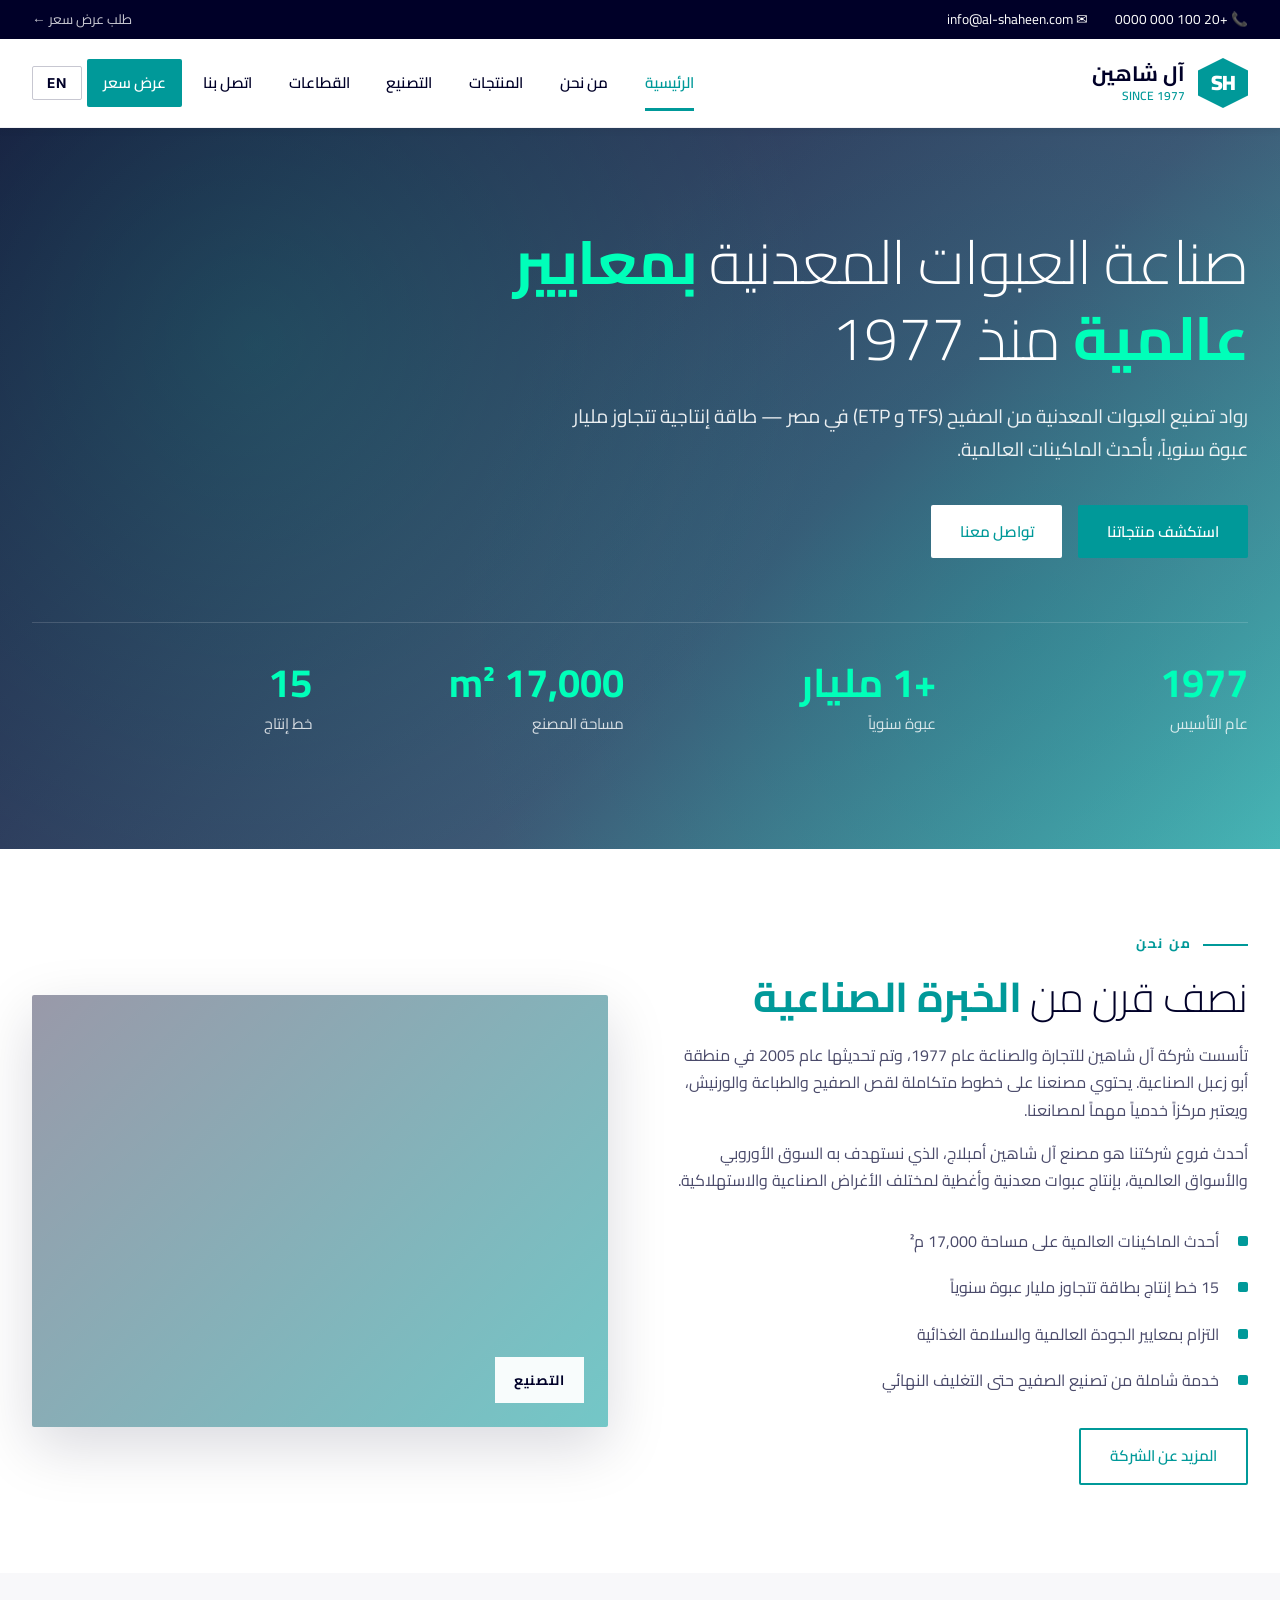
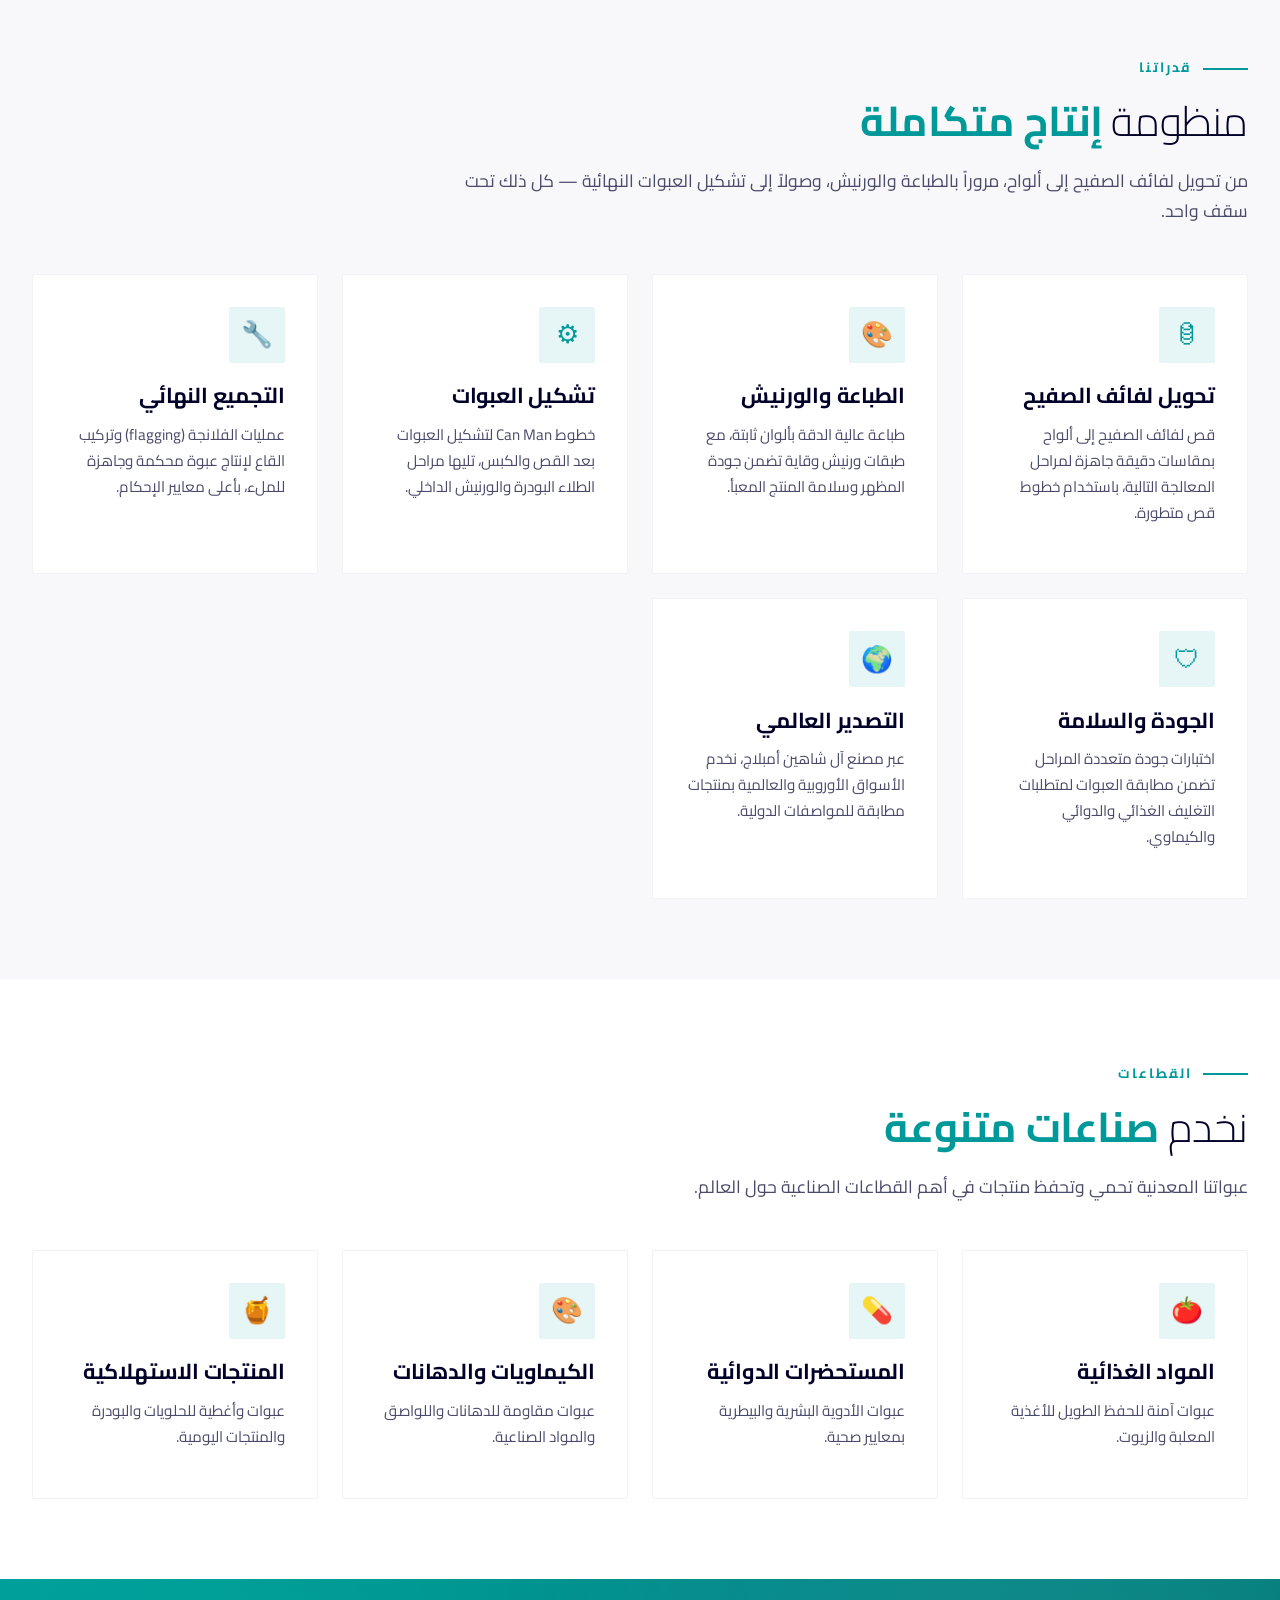
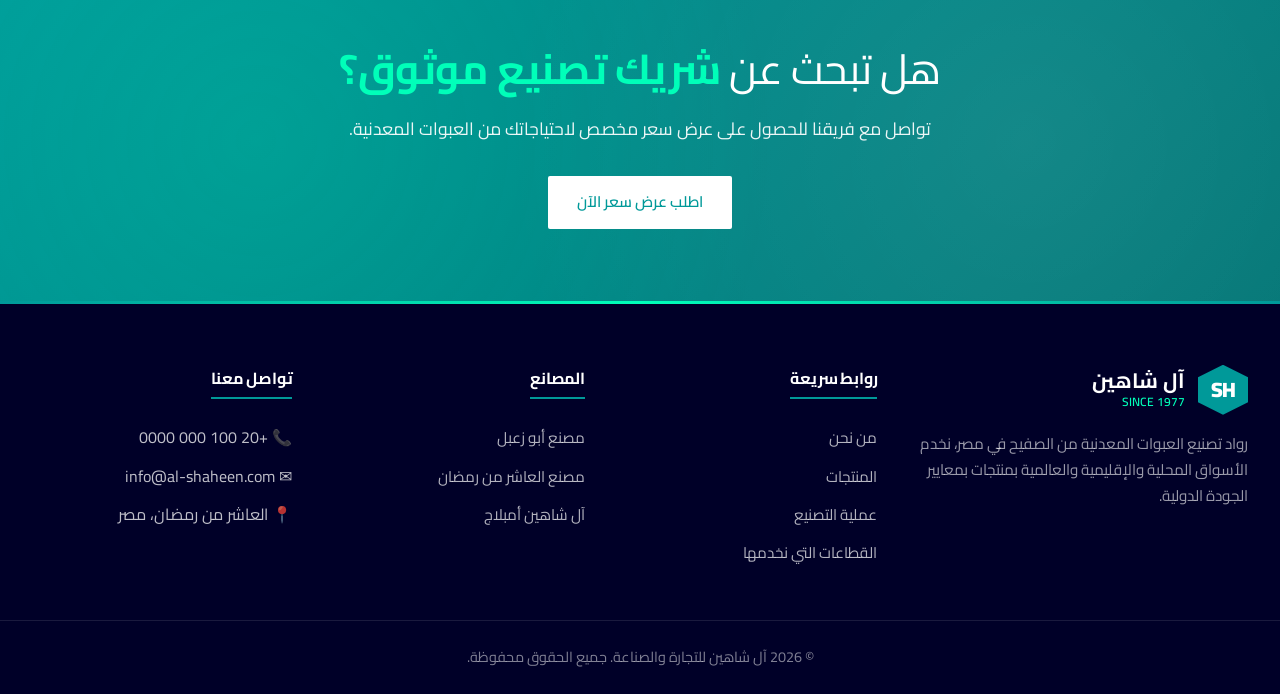
<file: index.html>
<!DOCTYPE html>
<html lang="ar" dir="rtl">
<head>
<meta charset="UTF-8">
<meta name="viewport" content="width=device-width, initial-scale=1.0">
<title data-ar="آل شاهين | تصنيع العبوات المعدنية منذ 1977" data-en="Al-Shaheen | Metal Container Manufacturing since 1977">آل شاهين | تصنيع العبوات المعدنية منذ 1977</title>
<meta name="description"
  data-ar="شركة آل شاهين للتجارة والصناعة — رواد تصنيع العبوات المعدنية من الصفيح (TFS و ETP) للمواد الغذائية والدوائية والكيماوية منذ 1977."
  data-en="Al-Shaheen Trading & Industry — leading manufacturer of tinplate (TFS & ETP) metal containers for food, pharma and chemical industries since 1977."
  content="شركة آل شاهين للتجارة والصناعة — رواد تصنيع العبوات المعدنية من الصفيح (TFS و ETP) للمواد الغذائية والدوائية والكيماوية منذ 1977.">
<link rel="preconnect" href="https://fonts.googleapis.com">
<link rel="preconnect" href="https://fonts.gstatic.com" crossorigin>
<link href="https://fonts.googleapis.com/css2?family=Cairo:wght@300;400;600;700;800;900&family=Inter:wght@300;400;600;700;800&display=swap" rel="stylesheet">
<link rel="stylesheet" href="assets/css/style.css">
</head>
<body>

<!-- TOP BAR -->
<div class="topbar">
  <div class="container">
    <div class="info">
      <span>📞 +20 100 000 0000</span>
      <span>✉ info@al-shaheen.com</span>
    </div>
    <div><a href="contact.html" data-en="Request a Quote →">طلب عرض سعر ←</a></div>
  </div>
</div>

<!-- HEADER -->
<header class="header">
  <div class="container">
    <a href="index.html" class="logo">
      <span class="logo-mark">SH</span>
      <span class="logo-text">
        <span class="name" data-en="AL-SHAHEEN">آل شاهين</span>
        <span class="since">SINCE 1977</span>
      </span>
    </a>
    <button class="menu-toggle" aria-label="Menu">☰</button>
    <nav class="nav">
      <a href="index.html" class="active" data-en="Home">الرئيسية</a>
      <a href="about.html" data-en="About">من نحن</a>
      <a href="products.html" data-en="Products">المنتجات</a>
      <a href="process.html" data-en="Process">التصنيع</a>
      <a href="industries.html" data-en="Industries">القطاعات</a>
      <a href="contact.html" data-en="Contact">اتصل بنا</a>
      <a href="contact.html" class="btn" data-en="Get a Quote">عرض سعر</a>
      <button class="lang-toggle" type="button" aria-label="Switch language">EN</button>
    </nav>
  </div>
</header>

<!-- HERO -->
<section class="hero">
  <div class="container">
    <h1 data-en='Manufacturing metal containers <strong>to world standards</strong> since 1977'>صناعة العبوات المعدنية <strong>بمعايير عالمية</strong> منذ 1977</h1>
    <p data-en="Pioneers of tinplate (TFS & ETP) metal container manufacturing in Egypt — a production capacity of over 1 billion containers per year, powered by the latest international machinery.">رواد تصنيع العبوات المعدنية من الصفيح (TFS و ETP) في مصر — طاقة إنتاجية تتجاوز مليار عبوة سنوياً، بأحدث الماكينات العالمية.</p>
    <div class="hero-cta">
      <a href="products.html" class="btn" data-en="Explore Our Products">استكشف منتجاتنا</a>
      <a href="contact.html" class="btn btn-light" data-en="Contact Us">تواصل معنا</a>
    </div>
    <div class="hero-meta">
      <div><span class="num">1977</span><span class="lbl" data-en="Year founded">عام التأسيس</span></div>
      <div><span class="num" data-en="1B+">+1 مليار</span><span class="lbl" data-en="Containers per year">عبوة سنوياً</span></div>
      <div><span class="num">17,000 m²</span><span class="lbl" data-en="Factory area">مساحة المصنع</span></div>
      <div><span class="num">15</span><span class="lbl" data-en="Production lines">خط إنتاج</span></div>
    </div>
  </div>
</section>

<!-- ABOUT INTRO -->
<section>
  <div class="container split">
    <div>
      <span class="section-tag" data-en="About Us">من نحن</span>
      <h2 data-en='Half a century of <strong>industrial expertise</strong>'>نصف قرن من <strong>الخبرة الصناعية</strong></h2>
      <p data-en="Al-Shaheen Trading & Industry was founded in 1977 and modernized in 2005 in the Abu Zaabal industrial zone. Our facility houses integrated lines for tin sheet cutting, printing and varnishing, and serves as a vital service hub for our other plants.">تأسست شركة آل شاهين للتجارة والصناعة عام 1977، وتم تحديثها عام 2005 في منطقة أبو زعبل الصناعية. يحتوي مصنعنا على خطوط متكاملة لقص الصفيح والطباعة والورنيش، ويعتبر مركزاً خدمياً مهماً لمصانعنا.</p>
      <p data-en="Our newest branch is the Al-Shaheen Emballage plant, with which we target the European and global markets — producing metal containers and lids for a wide variety of industrial and consumer applications.">أحدث فروع شركتنا هو مصنع آل شاهين أمبلاج، الذي نستهدف به السوق الأوروبي والأسواق العالمية، بإنتاج عبوات معدنية وأغطية لمختلف الأغراض الصناعية والاستهلاكية.</p>
      <ul class="bullets">
        <li data-en="Latest international machinery across 17,000 m²">أحدث الماكينات العالمية على مساحة 17,000 م²</li>
        <li data-en="15 production lines, capacity exceeding 1 billion containers per year">15 خط إنتاج بطاقة تتجاوز مليار عبوة سنوياً</li>
        <li data-en="Commitment to international quality and food-safety standards">التزام بمعايير الجودة العالمية والسلامة الغذائية</li>
        <li data-en="End-to-end service from tin sheet processing to final packaging">خدمة شاملة من تصنيع الصفيح حتى التغليف النهائي</li>
      </ul>
      <a href="about.html" class="btn btn-outline" data-en="More about the company">المزيد عن الشركة</a>
    </div>
    <div class="split-img has-photo" style="background-image:url('https://images.unsplash.com/photo-1565043666747-69f6646db940?auto=format&amp;fit=crop&amp;w=1000&amp;q=80')">
      <span class="badge" data-en="Manufacturing">التصنيع</span>
    </div>
  </div>
</section>

<!-- CAPABILITIES -->
<section class="bg-light">
  <div class="container">
    <div class="section-head">
      <span class="section-tag" data-en="Our Capabilities">قدراتنا</span>
      <h2 data-en='An <strong>end-to-end production system</strong>'>منظومة <strong>إنتاج متكاملة</strong></h2>
      <p data-en="From converting tin coils into sheets, through printing and varnishing, all the way to forming the final container — all under one roof.">من تحويل لفائف الصفيح إلى ألواح، مروراً بالطباعة والورنيش، وصولاً إلى تشكيل العبوات النهائية — كل ذلك تحت سقف واحد.</p>
    </div>
    <div class="grid grid-3">
      <div class="card">
        <div class="ico">🛢</div>
        <h3 data-en="Tin Coil Conversion">تحويل لفائف الصفيح</h3>
        <p data-en="Cutting tin coils into precisely-sized sheets ready for downstream processing, using advanced cutting lines.">قص لفائف الصفيح إلى ألواح بمقاسات دقيقة جاهزة لمراحل المعالجة التالية، باستخدام خطوط قص متطورة.</p>
      </div>
      <div class="card">
        <div class="ico">🎨</div>
        <h3 data-en="Printing & Varnishing">الطباعة والورنيش</h3>
        <p data-en="High-precision printing with stable, fast colors, plus protective varnish coats that secure both appearance and product safety.">طباعة عالية الدقة بألوان ثابتة، مع طبقات ورنيش وقاية تضمن جودة المظهر وسلامة المنتج المعبأ.</p>
      </div>
      <div class="card">
        <div class="ico">⚙</div>
        <h3 data-en="Container Forming">تشكيل العبوات</h3>
        <p data-en="Can-Man lines shape containers after cutting and pressing, followed by powder coating and interior varnish stages.">خطوط Can Man لتشكيل العبوات بعد القص والكبس، تليها مراحل الطلاء البودرة والورنيش الداخلي.</p>
      </div>
      <div class="card">
        <div class="ico">🔧</div>
        <h3 data-en="Final Assembly">التجميع النهائي</h3>
        <p data-en="Flanging operations and bottom fitting produce a sealed container ready for filling, to the highest tightness standards.">عمليات الفلانجة (flagging) وتركيب القاع لإنتاج عبوة محكمة وجاهزة للملء، بأعلى معايير الإحكام.</p>
      </div>
      <div class="card">
        <div class="ico">🛡</div>
        <h3 data-en="Quality & Safety">الجودة والسلامة</h3>
        <p data-en="Multi-stage quality testing ensures containers meet the requirements of food, pharmaceutical and chemical packaging.">اختبارات جودة متعددة المراحل تضمن مطابقة العبوات لمتطلبات التغليف الغذائي والدوائي والكيماوي.</p>
      </div>
      <div class="card">
        <div class="ico">🌍</div>
        <h3 data-en="Global Export">التصدير العالمي</h3>
        <p data-en="Through our Al-Shaheen Emballage plant we serve the European and global markets with products meeting international specifications.">عبر مصنع آل شاهين أمبلاج، نخدم الأسواق الأوروبية والعالمية بمنتجات مطابقة للمواصفات الدولية.</p>
      </div>
    </div>
  </div>
</section>

<!-- INDUSTRIES -->
<section>
  <div class="container">
    <div class="section-head">
      <span class="section-tag" data-en="Industries">القطاعات</span>
      <h2 data-en='Serving <strong>diverse industries</strong>'>نخدم <strong>صناعات متنوعة</strong></h2>
      <p data-en="Our metal containers protect and preserve products in some of the most important industrial sectors around the world.">عبواتنا المعدنية تحمي وتحفظ منتجات في أهم القطاعات الصناعية حول العالم.</p>
    </div>
    <div class="grid grid-4">
      <div class="card"><div class="ico">🍅</div><h3 data-en="Food Products">المواد الغذائية</h3><p data-en="Safe containers for the long-term preservation of canned foods and edible oils.">عبوات آمنة للحفظ الطويل للأغذية المعلبة والزيوت.</p></div>
      <div class="card"><div class="ico">💊</div><h3 data-en="Pharmaceuticals">المستحضرات الدوائية</h3><p data-en="Containers for human and veterinary medicines, built to strict hygiene standards.">عبوات الأدوية البشرية والبيطرية بمعايير صحية.</p></div>
      <div class="card"><div class="ico">🎨</div><h3 data-en="Chemicals & Paints">الكيماويات والدهانات</h3><p data-en="Resistant containers for paints, adhesives and industrial chemicals.">عبوات مقاومة للدهانات واللواصق والمواد الصناعية.</p></div>
      <div class="card"><div class="ico">🍯</div><h3 data-en="Consumer Products">المنتجات الاستهلاكية</h3><p data-en="Containers and lids for sweets, powders and everyday products.">عبوات وأغطية للحلويات والبودرة والمنتجات اليومية.</p></div>
    </div>
  </div>
</section>

<!-- CTA -->
<section class="cta-strip">
  <div class="container">
    <h2 data-en='Looking for a <strong>trusted manufacturing partner?</strong>'>هل تبحث عن <strong>شريك تصنيع موثوق؟</strong></h2>
    <p data-en="Get in touch with our team for a tailored quote on your metal container needs.">تواصل مع فريقنا للحصول على عرض سعر مخصص لاحتياجاتك من العبوات المعدنية.</p>
    <a href="contact.html" class="btn btn-light" data-en="Request a quote now">اطلب عرض سعر الآن</a>
  </div>
</section>

<!-- FOOTER -->
<footer class="footer">
  <div class="container">
    <div class="grid">
      <div>
        <a href="index.html" class="logo">
          <span class="logo-mark">SH</span>
          <span class="logo-text">
            <span class="name" data-en="AL-SHAHEEN">آل شاهين</span>
            <span class="since">SINCE 1977</span>
          </span>
        </a>
        <p style="margin-top:1rem" data-en="Pioneers of tinplate metal container manufacturing in Egypt, serving local, regional and global markets with products built to international quality standards.">رواد تصنيع العبوات المعدنية من الصفيح في مصر، نخدم الأسواق المحلية والإقليمية والعالمية بمنتجات بمعايير الجودة الدولية.</p>
      </div>
      <div>
        <h4 data-en="Quick Links">روابط سريعة</h4>
        <ul>
          <li><a href="about.html" data-en="About Us">من نحن</a></li>
          <li><a href="products.html" data-en="Products">المنتجات</a></li>
          <li><a href="process.html" data-en="Manufacturing Process">عملية التصنيع</a></li>
          <li><a href="industries.html" data-en="Industries Served">القطاعات التي نخدمها</a></li>
        </ul>
      </div>
      <div>
        <h4 data-en="Plants">المصانع</h4>
        <ul>
          <li><a href="#" data-en="Abu Zaabal Plant">مصنع أبو زعبل</a></li>
          <li><a href="#" data-en="10th of Ramadan Plant">مصنع العاشر من رمضان</a></li>
          <li><a href="#" data-en="Al-Shaheen Emballage">آل شاهين أمبلاج</a></li>
        </ul>
      </div>
      <div>
        <h4 data-en="Contact">تواصل معنا</h4>
        <ul>
          <li>📞 +20 100 000 0000</li>
          <li>✉ info@al-shaheen.com</li>
          <li data-en="📍 10th of Ramadan, Egypt">📍 العاشر من رمضان، مصر</li>
        </ul>
      </div>
    </div>
  </div>
  <div class="copyright">
    <div class="container" data-en="© 2026 Al-Shaheen Trading & Industry. All rights reserved.">© 2026 آل شاهين للتجارة والصناعة. جميع الحقوق محفوظة.</div>
  </div>
</footer>

<script src="assets/js/main.js"></script>
</body>
</html>
</file>
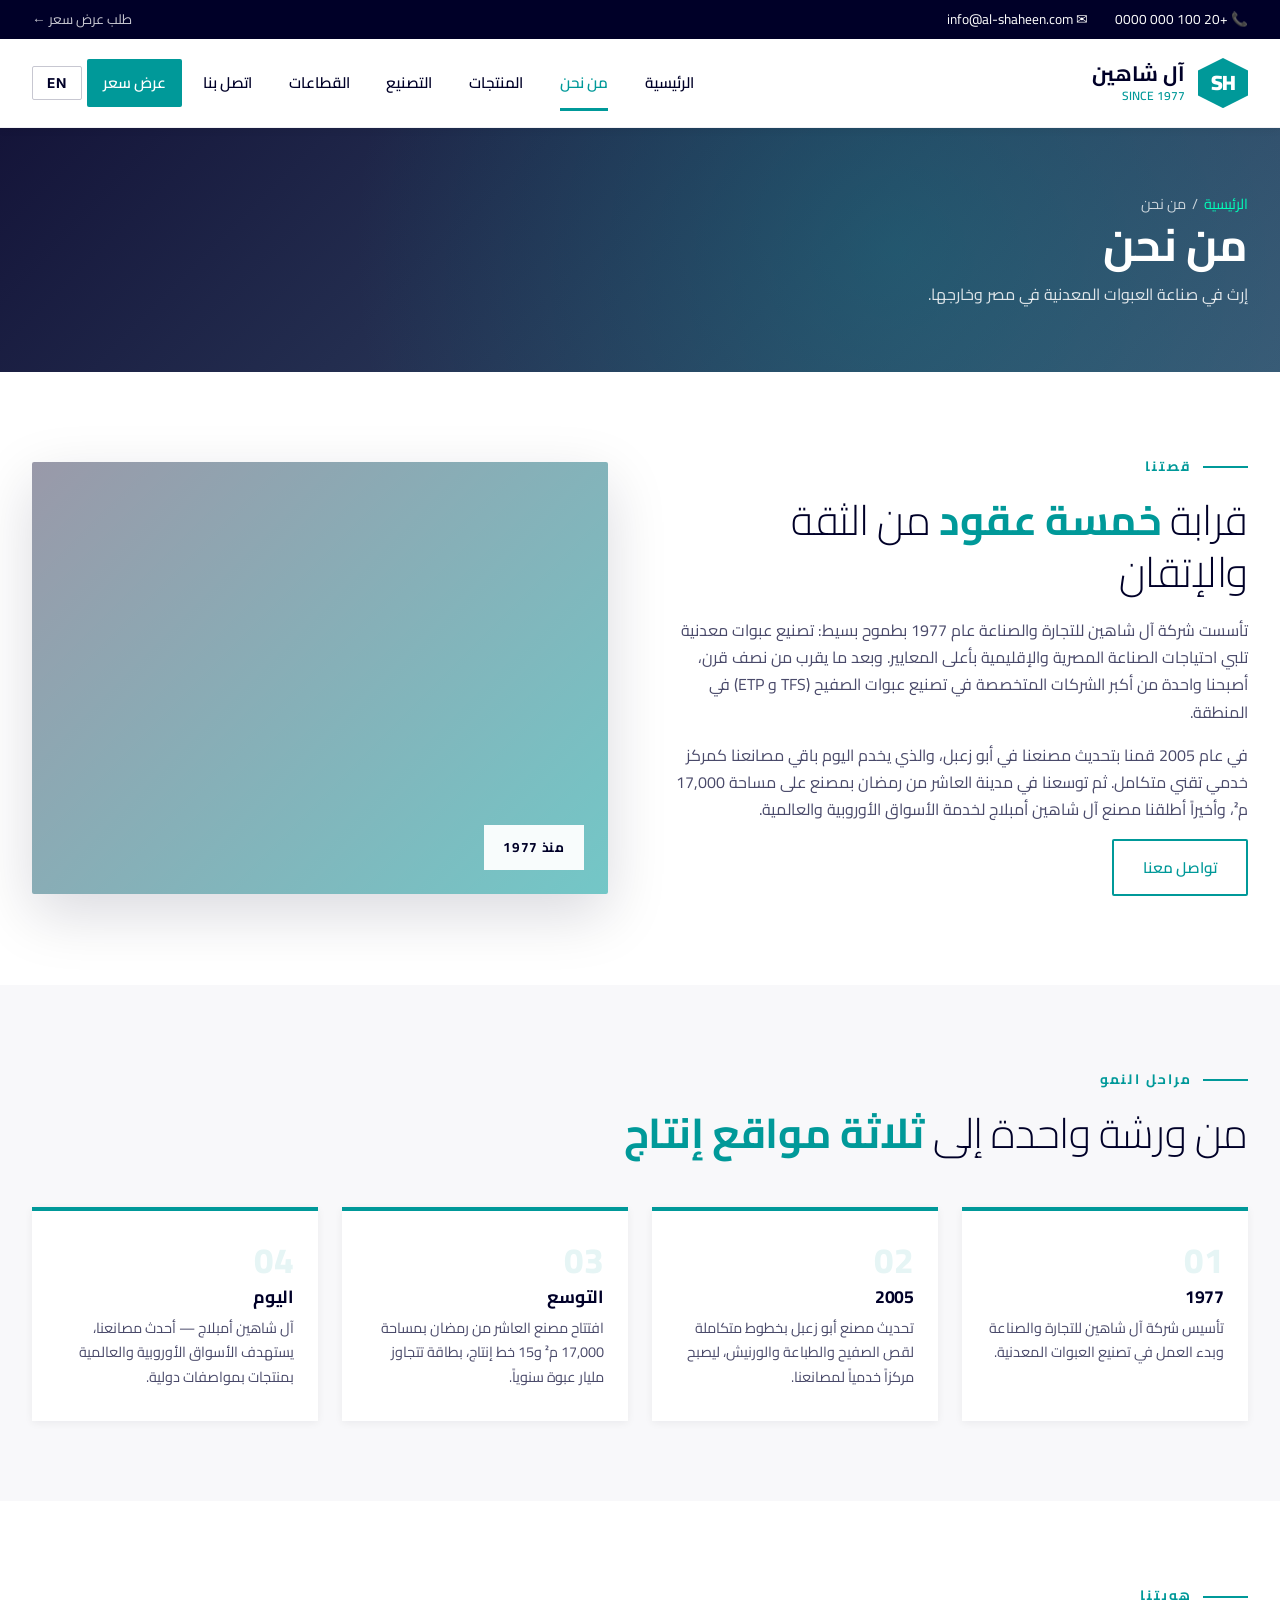
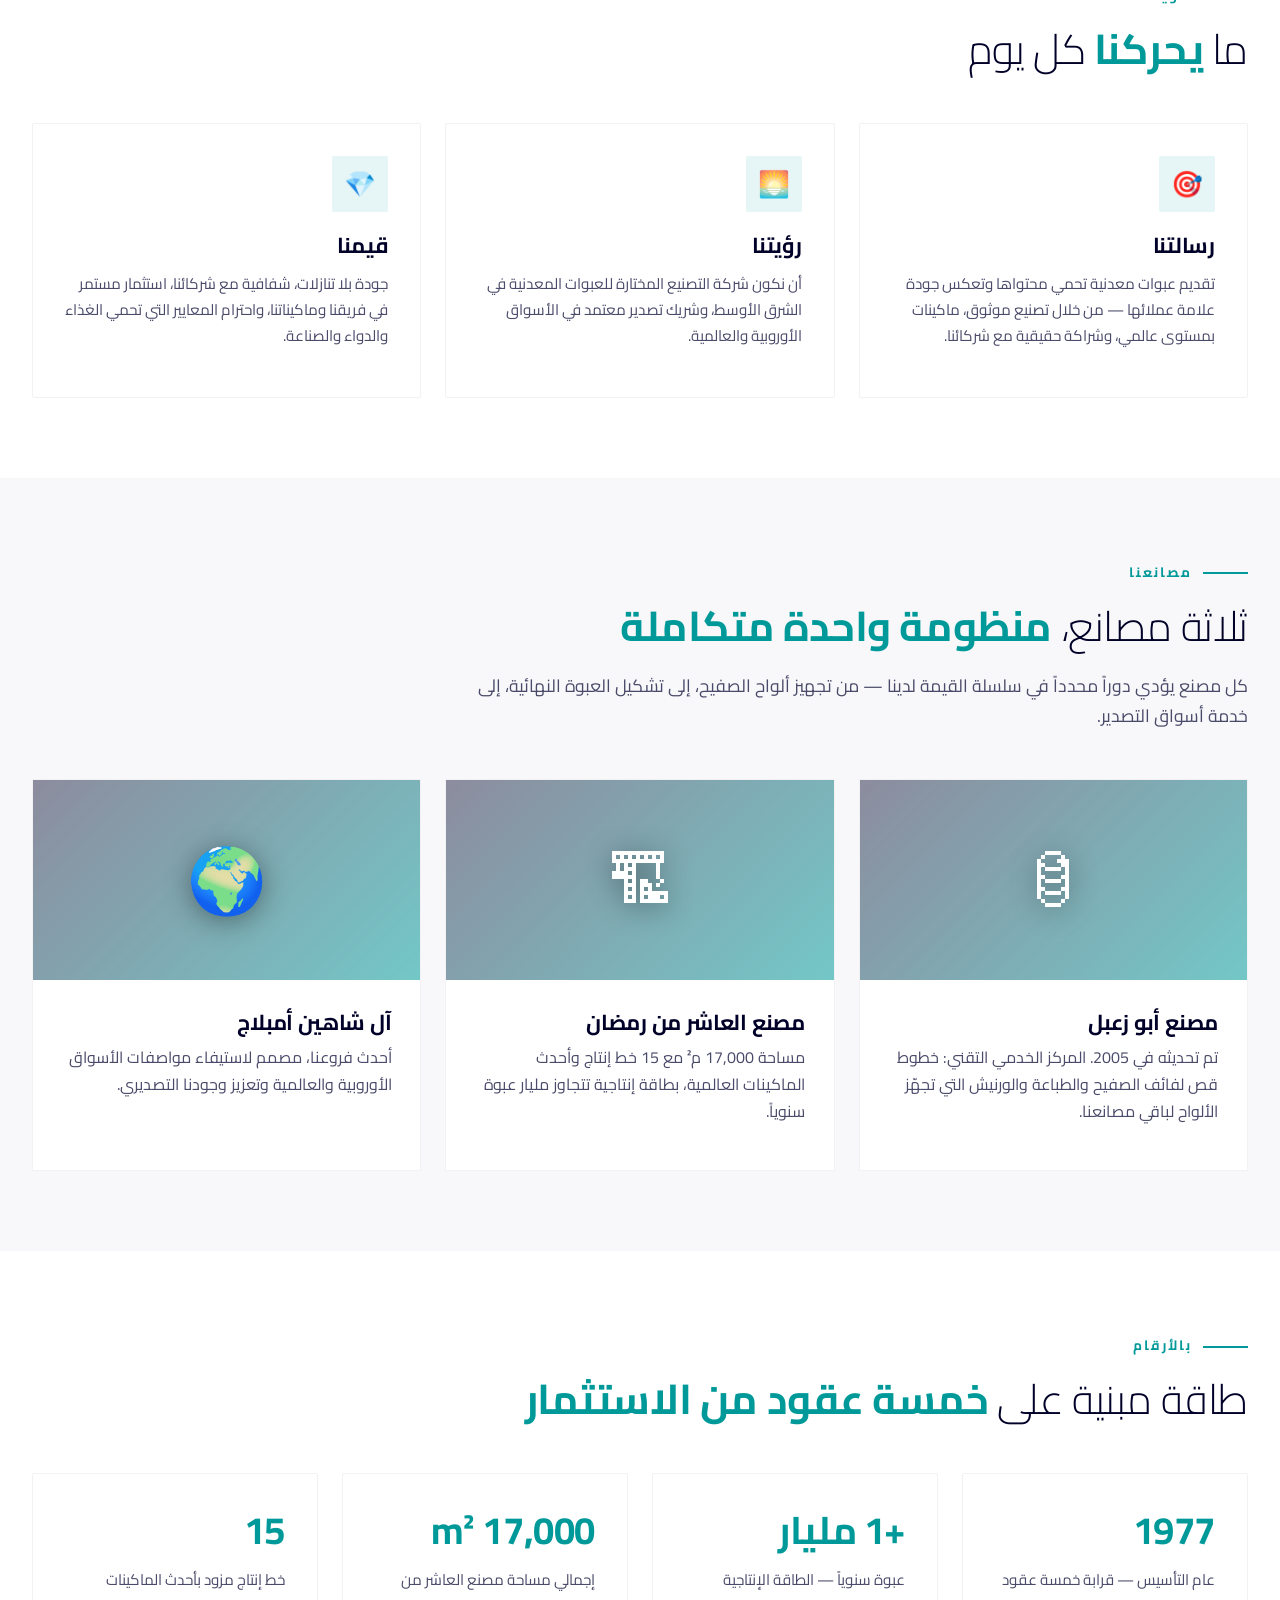
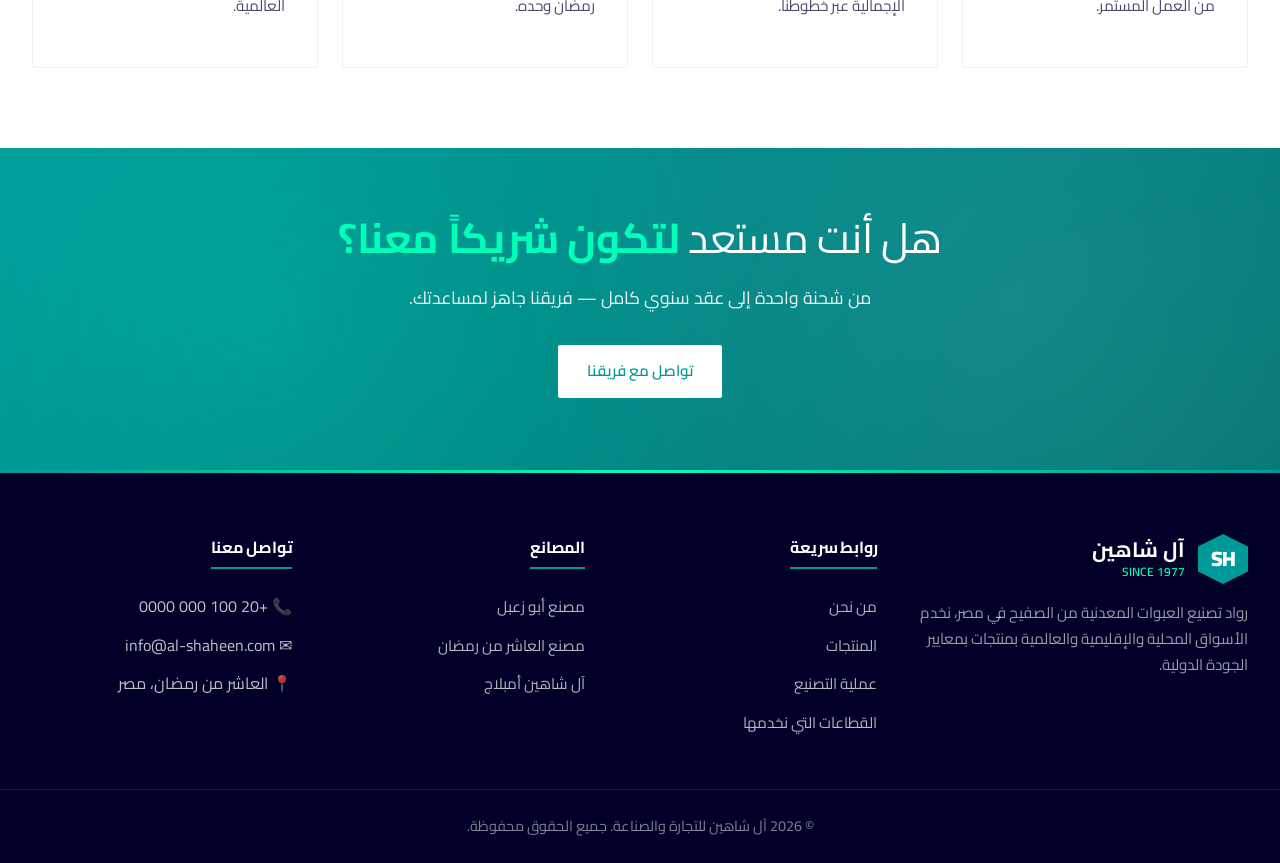
<file: about.html>
<!DOCTYPE html>
<html lang="ar" dir="rtl">
<head>
<meta charset="UTF-8">
<meta name="viewport" content="width=device-width, initial-scale=1.0">
<title data-ar="من نحن | آل شاهين" data-en="About Us | Al-Shaheen">من نحن | آل شاهين</title>
<meta name="description"
  data-ar="تعرّف على شركة آل شاهين للتجارة والصناعة، رحلتنا منذ 1977، مصانعنا الثلاثة، وقيمنا في تصنيع العبوات المعدنية."
  data-en="Discover Al-Shaheen Trading & Industry — our journey since 1977, our three plants, and our values in metal container manufacturing."
  content="تعرّف على شركة آل شاهين للتجارة والصناعة، رحلتنا منذ 1977، مصانعنا الثلاثة، وقيمنا في تصنيع العبوات المعدنية.">
<link rel="preconnect" href="https://fonts.googleapis.com">
<link rel="preconnect" href="https://fonts.gstatic.com" crossorigin>
<link href="https://fonts.googleapis.com/css2?family=Cairo:wght@300;400;600;700;800;900&family=Inter:wght@300;400;600;700;800&display=swap" rel="stylesheet">
<link rel="stylesheet" href="assets/css/style.css">
</head>
<body>

<!-- TOP BAR -->
<div class="topbar">
  <div class="container">
    <div class="info">
      <span>📞 +20 100 000 0000</span>
      <span>✉ info@al-shaheen.com</span>
    </div>
    <div><a href="contact.html" data-en="Request a Quote →">طلب عرض سعر ←</a></div>
  </div>
</div>

<!-- HEADER -->
<header class="header">
  <div class="container">
    <a href="index.html" class="logo">
      <span class="logo-mark">SH</span>
      <span class="logo-text">
        <span class="name" data-en="AL-SHAHEEN">آل شاهين</span>
        <span class="since">SINCE 1977</span>
      </span>
    </a>
    <button class="menu-toggle" aria-label="Menu">☰</button>
    <nav class="nav">
      <a href="index.html" data-en="Home">الرئيسية</a>
      <a href="about.html" class="active" data-en="About">من نحن</a>
      <a href="products.html" data-en="Products">المنتجات</a>
      <a href="process.html" data-en="Process">التصنيع</a>
      <a href="industries.html" data-en="Industries">القطاعات</a>
      <a href="contact.html" data-en="Contact">اتصل بنا</a>
      <a href="contact.html" class="btn" data-en="Get a Quote">عرض سعر</a>
      <button class="lang-toggle" type="button" aria-label="Switch language">EN</button>
    </nav>
  </div>
</header>

<!-- PAGE HEADER -->
<section class="page-header">
  <div class="container">
    <div class="crumbs">
      <a href="index.html" data-en="Home">الرئيسية</a> &nbsp;/&nbsp;
      <span data-en="About Us">من نحن</span>
    </div>
    <h1 data-en="About Al-Shaheen">من نحن</h1>
    <p data-en="A legacy of metal container manufacturing in Egypt and beyond.">إرث في صناعة العبوات المعدنية في مصر وخارجها.</p>
  </div>
</section>

<!-- INTRO -->
<section>
  <div class="container split">
    <div>
      <span class="section-tag" data-en="Our Story">قصتنا</span>
      <h2 data-en='Nearly <strong>five decades</strong> of trust and craftsmanship'>قرابة <strong>خمسة عقود</strong> من الثقة والإتقان</h2>
      <p data-en="Al-Shaheen Trading & Industry was founded in 1977 with a simple ambition: to manufacture metal containers that meet the needs of Egyptian and regional industry to the highest standards. Almost half a century later, we are one of the largest specialized manufacturers of tinplate containers (TFS and ETP) in the region.">تأسست شركة آل شاهين للتجارة والصناعة عام 1977 بطموح بسيط: تصنيع عبوات معدنية تلبي احتياجات الصناعة المصرية والإقليمية بأعلى المعايير. وبعد ما يقرب من نصف قرن، أصبحنا واحدة من أكبر الشركات المتخصصة في تصنيع عبوات الصفيح (TFS و ETP) في المنطقة.</p>
      <p data-en="In 2005 we modernized our Abu Zaabal facility, which today serves as the technical service hub for our other plants. From there, we expanded into the 10th of Ramadan industrial city with a 17,000 m² factory, and most recently launched Al-Shaheen Emballage to serve European and global markets.">في عام 2005 قمنا بتحديث مصنعنا في أبو زعبل، والذي يخدم اليوم باقي مصانعنا كمركز خدمي تقني متكامل. ثم توسعنا في مدينة العاشر من رمضان بمصنع على مساحة 17,000 م²، وأخيراً أطلقنا مصنع آل شاهين أمبلاج لخدمة الأسواق الأوروبية والعالمية.</p>
      <a href="contact.html" class="btn btn-outline" data-en="Get in touch">تواصل معنا</a>
    </div>
    <div class="split-img has-photo" style="background-image:url('https://images.unsplash.com/photo-1565043589221-1a6fd9ae45c7?auto=format&amp;fit=crop&amp;w=1000&amp;q=80')">
      <span class="badge" data-en="Since 1977">منذ 1977</span>
    </div>
  </div>
</section>

<!-- TIMELINE / MILESTONES -->
<section class="bg-light">
  <div class="container">
    <div class="section-head">
      <span class="section-tag" data-en="Milestones">مراحل النمو</span>
      <h2 data-en='From a single workshop to <strong>three production sites</strong>'>من ورشة واحدة إلى <strong>ثلاثة مواقع إنتاج</strong></h2>
    </div>
    <div class="steps">
      <div class="step">
        <h3>1977</h3>
        <p data-en="Al-Shaheen Trading & Industry founded — beginning of operations in metal container manufacturing.">تأسيس شركة آل شاهين للتجارة والصناعة وبدء العمل في تصنيع العبوات المعدنية.</p>
      </div>
      <div class="step">
        <h3>2005</h3>
        <p data-en="Modernization of the Abu Zaabal factory — integrated lines for tin cutting, printing and varnishing become a service hub for our other plants.">تحديث مصنع أبو زعبل بخطوط متكاملة لقص الصفيح والطباعة والورنيش، ليصبح مركزاً خدمياً لمصانعنا.</p>
      </div>
      <div class="step">
        <h3 data-en="Expansion">التوسع</h3>
        <p data-en="Launch of the 10th of Ramadan plant — 17,000 m², 15 production lines, more than 1 billion containers per year.">افتتاح مصنع العاشر من رمضان بمساحة 17,000 م² و15 خط إنتاج، بطاقة تتجاوز مليار عبوة سنوياً.</p>
      </div>
      <div class="step">
        <h3 data-en="Today">اليوم</h3>
        <p data-en="Al-Shaheen Emballage — our newest plant, targeting European and global export markets with international-grade products.">آل شاهين أمبلاج — أحدث مصانعنا، يستهدف الأسواق الأوروبية والعالمية بمنتجات بمواصفات دولية.</p>
      </div>
    </div>
  </div>
</section>

<!-- MISSION / VISION / VALUES -->
<section>
  <div class="container">
    <div class="section-head">
      <span class="section-tag" data-en="Identity">هويتنا</span>
      <h2 data-en='What <strong>drives us</strong> every day'>ما <strong>يحركنا</strong> كل يوم</h2>
    </div>
    <div class="grid grid-3">
      <div class="card">
        <div class="ico">🎯</div>
        <h3 data-en="Our Mission">رسالتنا</h3>
        <p data-en="To deliver metal containers that protect their contents and reflect the quality of their brand — through reliable manufacturing, world-class machinery, and genuine partnership with our customers.">تقديم عبوات معدنية تحمي محتواها وتعكس جودة علامة عملائها — من خلال تصنيع موثوق، ماكينات بمستوى عالمي، وشراكة حقيقية مع شركائنا.</p>
      </div>
      <div class="card">
        <div class="ico">🌅</div>
        <h3 data-en="Our Vision">رؤيتنا</h3>
        <p data-en="To be the metal container manufacturer of choice in the Middle East and a recognized export partner across European and global markets.">أن نكون شركة التصنيع المختارة للعبوات المعدنية في الشرق الأوسط، وشريك تصدير معتمد في الأسواق الأوروبية والعالمية.</p>
      </div>
      <div class="card">
        <div class="ico">💎</div>
        <h3 data-en="Our Values">قيمنا</h3>
        <p data-en="Quality without compromise, transparency with our partners, continuous investment in our people and machinery, and respect for the standards that protect food, medicine and industry.">جودة بلا تنازلات، شفافية مع شركائنا، استثمار مستمر في فريقنا وماكيناتنا، واحترام المعايير التي تحمي الغذاء والدواء والصناعة.</p>
      </div>
    </div>
  </div>
</section>

<!-- PLANTS / FACILITIES -->
<section class="bg-light">
  <div class="container">
    <div class="section-head">
      <span class="section-tag" data-en="Our Facilities">مصانعنا</span>
      <h2 data-en='Three plants, <strong>one integrated system</strong>'>ثلاثة مصانع، <strong>منظومة واحدة متكاملة</strong></h2>
      <p data-en="Each plant plays a specific role in our value chain — from preparing raw tin sheets, to forming the final container, to serving export markets.">كل مصنع يؤدي دوراً محدداً في سلسلة القيمة لدينا — من تجهيز ألواح الصفيح، إلى تشكيل العبوة النهائية، إلى خدمة أسواق التصدير.</p>
    </div>
    <div class="grid grid-3">
      <div class="industry-card">
        <div class="top has-photo" style="background-image:url('https://images.unsplash.com/photo-1581094794329-c8112a89af12?auto=format&amp;fit=crop&amp;w=900&amp;q=80')"><span>🛢</span></div>
        <div class="body">
          <h3 data-en="Abu Zaabal Plant">مصنع أبو زعبل</h3>
          <p data-en="Modernized in 2005. The technical service hub: tin coil cutting, printing, and varnishing lines that prepare sheets for our other plants.">تم تحديثه في 2005. المركز الخدمي التقني: خطوط قص لفائف الصفيح والطباعة والورنيش التي تجهّز الألواح لباقي مصانعنا.</p>
        </div>
      </div>
      <div class="industry-card">
        <div class="top has-photo" style="background-image:url('https://images.unsplash.com/photo-1565043666747-69f6646db940?auto=format&amp;fit=crop&amp;w=900&amp;q=80')"><span>🏗</span></div>
        <div class="body">
          <h3 data-en="10th of Ramadan Plant">مصنع العاشر من رمضان</h3>
          <p data-en="A 17,000 m² facility with 15 production lines and the latest international machinery, with a capacity exceeding 1 billion containers per year.">مساحة 17,000 م² مع 15 خط إنتاج وأحدث الماكينات العالمية، بطاقة إنتاجية تتجاوز مليار عبوة سنوياً.</p>
        </div>
      </div>
      <div class="industry-card">
        <div class="top has-photo" style="background-image:url('https://images.unsplash.com/photo-1494412651409-8963ce7935a7?auto=format&amp;fit=crop&amp;w=900&amp;q=80')"><span>🌍</span></div>
        <div class="body">
          <h3 data-en="Al-Shaheen Emballage">آل شاهين أمبلاج</h3>
          <p data-en="Our newest branch, designed to meet European and global market specifications and accelerate our export footprint.">أحدث فروعنا، مصمم لاستيفاء مواصفات الأسواق الأوروبية والعالمية وتعزيز وجودنا التصديري.</p>
        </div>
      </div>
    </div>
  </div>
</section>

<!-- BY THE NUMBERS -->
<section>
  <div class="container">
    <div class="section-head">
      <span class="section-tag" data-en="By the Numbers">بالأرقام</span>
      <h2 data-en='A scale built on <strong>five decades of investment</strong>'>طاقة مبنية على <strong>خمسة عقود من الاستثمار</strong></h2>
    </div>
    <div class="grid grid-4">
      <div class="card">
        <h3 style="color:var(--petrol);font-size:2.4rem;">1977</h3>
        <p data-en="Year founded — almost five decades of continuous operation.">عام التأسيس — قرابة خمسة عقود من العمل المستمر.</p>
      </div>
      <div class="card">
        <h3 style="color:var(--petrol);font-size:2.4rem;" data-en="1B+">+1 مليار</h3>
        <p data-en="Containers per year — combined production capacity across our lines.">عبوة سنوياً — الطاقة الإنتاجية الإجمالية عبر خطوطنا.</p>
      </div>
      <div class="card">
        <h3 style="color:var(--petrol);font-size:2.4rem;">17,000 m²</h3>
        <p data-en="Total area of our 10th of Ramadan plant alone.">إجمالي مساحة مصنع العاشر من رمضان وحده.</p>
      </div>
      <div class="card">
        <h3 style="color:var(--petrol);font-size:2.4rem;">15</h3>
        <p data-en="Production lines equipped with the latest international machinery.">خط إنتاج مزود بأحدث الماكينات العالمية.</p>
      </div>
    </div>
  </div>
</section>

<!-- CTA -->
<section class="cta-strip">
  <div class="container">
    <h2 data-en='Ready to <strong>partner with us?</strong>'>هل أنت مستعد <strong>لتكون شريكاً معنا؟</strong></h2>
    <p data-en="From a single shipment to a full annual contract — our team is ready to help.">من شحنة واحدة إلى عقد سنوي كامل — فريقنا جاهز لمساعدتك.</p>
    <a href="contact.html" class="btn btn-light" data-en="Contact our team">تواصل مع فريقنا</a>
  </div>
</section>

<!-- FOOTER -->
<footer class="footer">
  <div class="container">
    <div class="grid">
      <div>
        <a href="index.html" class="logo">
          <span class="logo-mark">SH</span>
          <span class="logo-text">
            <span class="name" data-en="AL-SHAHEEN">آل شاهين</span>
            <span class="since">SINCE 1977</span>
          </span>
        </a>
        <p style="margin-top:1rem" data-en="Pioneers of tinplate metal container manufacturing in Egypt, serving local, regional and global markets with products built to international quality standards.">رواد تصنيع العبوات المعدنية من الصفيح في مصر، نخدم الأسواق المحلية والإقليمية والعالمية بمنتجات بمعايير الجودة الدولية.</p>
      </div>
      <div>
        <h4 data-en="Quick Links">روابط سريعة</h4>
        <ul>
          <li><a href="about.html" data-en="About Us">من نحن</a></li>
          <li><a href="products.html" data-en="Products">المنتجات</a></li>
          <li><a href="process.html" data-en="Manufacturing Process">عملية التصنيع</a></li>
          <li><a href="industries.html" data-en="Industries Served">القطاعات التي نخدمها</a></li>
        </ul>
      </div>
      <div>
        <h4 data-en="Plants">المصانع</h4>
        <ul>
          <li><a href="#" data-en="Abu Zaabal Plant">مصنع أبو زعبل</a></li>
          <li><a href="#" data-en="10th of Ramadan Plant">مصنع العاشر من رمضان</a></li>
          <li><a href="#" data-en="Al-Shaheen Emballage">آل شاهين أمبلاج</a></li>
        </ul>
      </div>
      <div>
        <h4 data-en="Contact">تواصل معنا</h4>
        <ul>
          <li>📞 +20 100 000 0000</li>
          <li>✉ info@al-shaheen.com</li>
          <li data-en="📍 10th of Ramadan, Egypt">📍 العاشر من رمضان، مصر</li>
        </ul>
      </div>
    </div>
  </div>
  <div class="copyright">
    <div class="container" data-en="© 2026 Al-Shaheen Trading & Industry. All rights reserved.">© 2026 آل شاهين للتجارة والصناعة. جميع الحقوق محفوظة.</div>
  </div>
</footer>

<script src="assets/js/main.js"></script>
</body>
</html>
</file>
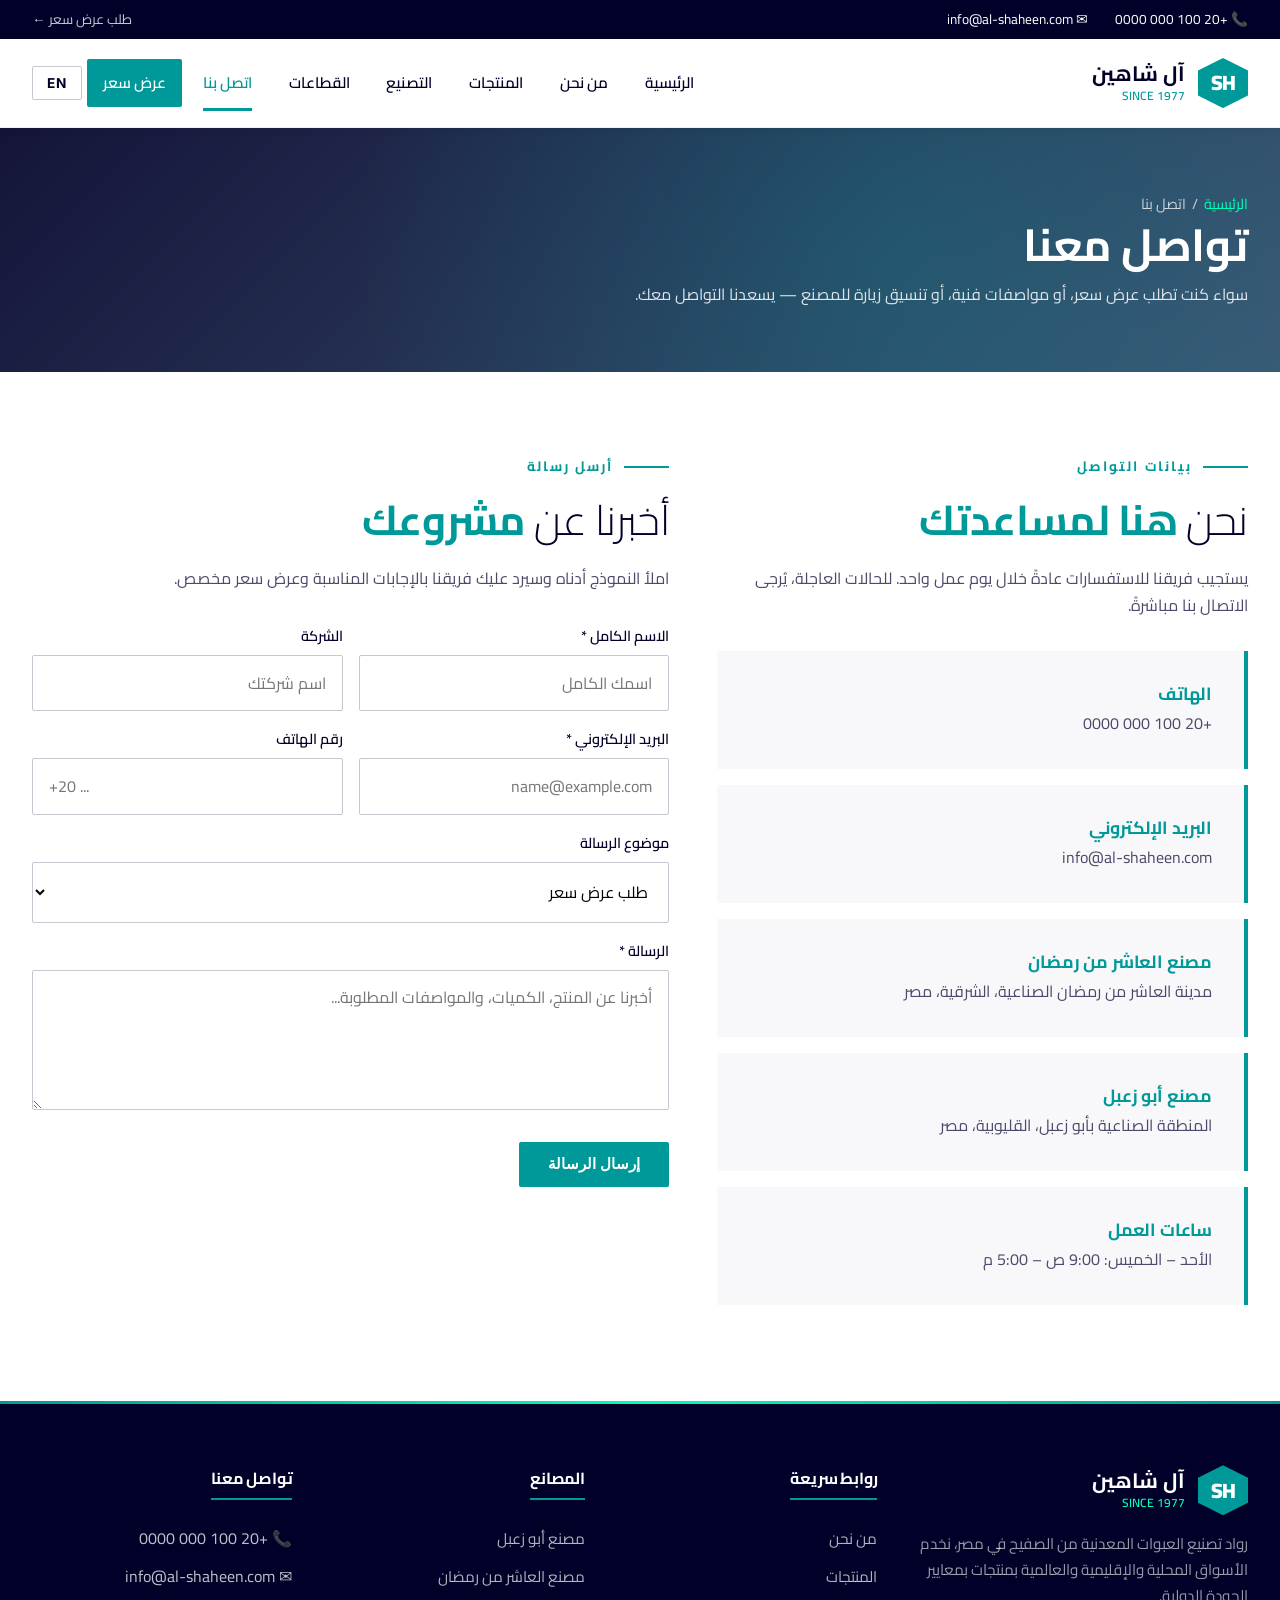
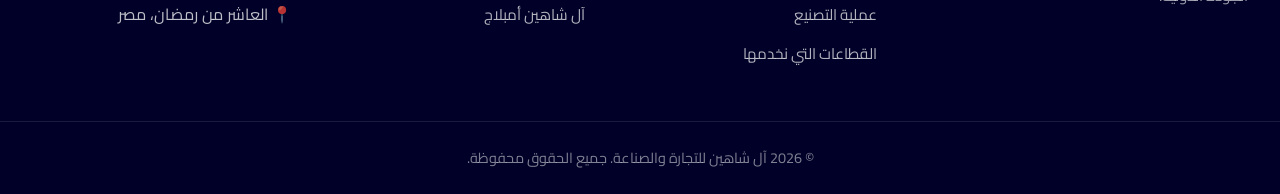
<file: contact.html>
<!DOCTYPE html>
<html lang="ar" dir="rtl">
<head>
<meta charset="UTF-8">
<meta name="viewport" content="width=device-width, initial-scale=1.0">
<title data-ar="اتصل بنا | آل شاهين" data-en="Contact Us | Al-Shaheen">اتصل بنا | آل شاهين</title>
<meta name="description"
  data-ar="تواصل مع شركة آل شاهين — عناوين المصانع وأرقام الهواتف والبريد الإلكتروني وطلب عرض السعر."
  data-en="Get in touch with Al-Shaheen — plant addresses, phone numbers, email, and quote requests."
  content="تواصل مع شركة آل شاهين — عناوين المصانع وأرقام الهواتف والبريد الإلكتروني وطلب عرض السعر.">
<link rel="preconnect" href="https://fonts.googleapis.com">
<link rel="preconnect" href="https://fonts.gstatic.com" crossorigin>
<link href="https://fonts.googleapis.com/css2?family=Cairo:wght@300;400;600;700;800;900&family=Inter:wght@300;400;600;700;800&display=swap" rel="stylesheet">
<link rel="stylesheet" href="assets/css/style.css">
</head>
<body>

<div class="topbar">
  <div class="container">
    <div class="info">
      <span>📞 +20 100 000 0000</span>
      <span>✉ info@al-shaheen.com</span>
    </div>
    <div><a href="contact.html" data-en="Request a Quote →">طلب عرض سعر ←</a></div>
  </div>
</div>

<header class="header">
  <div class="container">
    <a href="index.html" class="logo">
      <span class="logo-mark">SH</span>
      <span class="logo-text">
        <span class="name" data-en="AL-SHAHEEN">آل شاهين</span>
        <span class="since">SINCE 1977</span>
      </span>
    </a>
    <button class="menu-toggle" aria-label="Menu">☰</button>
    <nav class="nav">
      <a href="index.html" data-en="Home">الرئيسية</a>
      <a href="about.html" data-en="About">من نحن</a>
      <a href="products.html" data-en="Products">المنتجات</a>
      <a href="process.html" data-en="Process">التصنيع</a>
      <a href="industries.html" data-en="Industries">القطاعات</a>
      <a href="contact.html" class="active" data-en="Contact">اتصل بنا</a>
      <a href="contact.html" class="btn" data-en="Get a Quote">عرض سعر</a>
      <button class="lang-toggle" type="button" aria-label="Switch language">EN</button>
    </nav>
  </div>
</header>

<section class="page-header">
  <div class="container">
    <div class="crumbs">
      <a href="index.html" data-en="Home">الرئيسية</a> &nbsp;/&nbsp;
      <span data-en="Contact Us">اتصل بنا</span>
    </div>
    <h1 data-en="Get in Touch">تواصل معنا</h1>
    <p data-en="Whether you need a quote, technical specifications, or want to schedule a plant visit — we'd love to hear from you.">سواء كنت تطلب عرض سعر، أو مواصفات فنية، أو تنسيق زيارة للمصنع — يسعدنا التواصل معك.</p>
  </div>
</section>

<!-- CONTACT GRID -->
<section>
  <div class="container">
    <div class="contact-grid">

      <!-- LEFT: CONTACT INFO -->
      <div>
        <span class="section-tag" data-en="Contact Details">بيانات التواصل</span>
        <h2 data-en="We&apos;re <strong>here to help</strong>">نحن <strong>هنا لمساعدتك</strong></h2>
        <p data-en="Our team typically responds to inquiries within one business day. For urgent matters, please call us directly.">يستجيب فريقنا للاستفسارات عادةً خلال يوم عمل واحد. للحالات العاجلة، يُرجى الاتصال بنا مباشرةً.</p>

        <div style="margin-top:2rem">
          <div class="info-card">
            <h4 data-en="Phone">الهاتف</h4>
            <p>+20 100 000 0000</p>
          </div>
          <div class="info-card">
            <h4 data-en="Email">البريد الإلكتروني</h4>
            <p>info@al-shaheen.com</p>
          </div>
          <div class="info-card">
            <h4 data-en="10th of Ramadan Plant">مصنع العاشر من رمضان</h4>
            <p data-en="10th of Ramadan Industrial City, Sharqia, Egypt">مدينة العاشر من رمضان الصناعية، الشرقية، مصر</p>
          </div>
          <div class="info-card">
            <h4 data-en="Abu Zaabal Plant">مصنع أبو زعبل</h4>
            <p data-en="Abu Zaabal Industrial Zone, Qalyubia, Egypt">المنطقة الصناعية بأبو زعبل، القليوبية، مصر</p>
          </div>
          <div class="info-card">
            <h4 data-en="Working Hours">ساعات العمل</h4>
            <p data-en="Sunday – Thursday: 9:00 AM – 5:00 PM">الأحد – الخميس: 9:00 ص – 5:00 م</p>
          </div>
        </div>
      </div>

      <!-- RIGHT: FORM -->
      <div>
        <span class="section-tag" data-en="Send a Message">أرسل رسالة</span>
        <h2 data-en='Tell us about your <strong>project</strong>'>أخبرنا عن <strong>مشروعك</strong></h2>
        <p data-en="Fill in the form below and our team will get back to you with the right answers and a tailored quote.">املأ النموذج أدناه وسيرد عليك فريقنا بالإجابات المناسبة وعرض سعر مخصص.</p>

        <form data-contact novalidate>
          <div class="row">
            <div>
              <label for="name" data-en="Full Name *">الاسم الكامل *</label>
              <input id="name" name="name" type="text" required
                data-en-attr="placeholder" data-ar-value="اسمك الكامل" data-en-value="Your full name"
                placeholder="اسمك الكامل">
            </div>
            <div>
              <label for="company" data-en="Company">الشركة</label>
              <input id="company" name="company" type="text"
                data-en-attr="placeholder" data-ar-value="اسم شركتك" data-en-value="Your company name"
                placeholder="اسم شركتك">
            </div>
          </div>

          <div class="row">
            <div>
              <label for="email" data-en="Email *">البريد الإلكتروني *</label>
              <input id="email" name="email" type="email" required
                data-en-attr="placeholder" data-ar-value="name@example.com" data-en-value="name@example.com"
                placeholder="name@example.com">
            </div>
            <div>
              <label for="phone" data-en="Phone">رقم الهاتف</label>
              <input id="phone" name="phone" type="tel"
                data-en-attr="placeholder" data-ar-value="+20 ..." data-en-value="+20 ..."
                placeholder="+20 ...">
            </div>
          </div>

          <label for="subject" data-en="Subject">موضوع الرسالة</label>
          <select id="subject" name="subject">
            <option value="quote" data-en="Request a quote">طلب عرض سعر</option>
            <option value="custom" data-en="Custom container inquiry">استفسار عن عبوة مخصصة</option>
            <option value="export" data-en="Export inquiry">استفسار تصدير</option>
            <option value="visit" data-en="Schedule a plant visit">تنسيق زيارة مصنع</option>
            <option value="other" data-en="Other">أخرى</option>
          </select>

          <label for="message" data-en="Message *">الرسالة *</label>
          <textarea id="message" name="message" required
            data-en-attr="placeholder"
            data-ar-value="أخبرنا عن المنتج، الكميات، والمواصفات المطلوبة..."
            data-en-value="Tell us about the product, quantities and specifications you need..."
            placeholder="أخبرنا عن المنتج، الكميات، والمواصفات المطلوبة..."></textarea>

          <button type="submit" class="btn" data-en="Send Message">إرسال الرسالة</button>
          <p class="form-msg" style="display:none;margin-top:1rem;color:var(--petrol);font-weight:600;"></p>
        </form>
      </div>

    </div>
  </div>
</section>

<footer class="footer">
  <div class="container">
    <div class="grid">
      <div>
        <a href="index.html" class="logo">
          <span class="logo-mark">SH</span>
          <span class="logo-text">
            <span class="name" data-en="AL-SHAHEEN">آل شاهين</span>
            <span class="since">SINCE 1977</span>
          </span>
        </a>
        <p style="margin-top:1rem" data-en="Pioneers of tinplate metal container manufacturing in Egypt, serving local, regional and global markets with products built to international quality standards.">رواد تصنيع العبوات المعدنية من الصفيح في مصر، نخدم الأسواق المحلية والإقليمية والعالمية بمنتجات بمعايير الجودة الدولية.</p>
      </div>
      <div>
        <h4 data-en="Quick Links">روابط سريعة</h4>
        <ul>
          <li><a href="about.html" data-en="About Us">من نحن</a></li>
          <li><a href="products.html" data-en="Products">المنتجات</a></li>
          <li><a href="process.html" data-en="Manufacturing Process">عملية التصنيع</a></li>
          <li><a href="industries.html" data-en="Industries Served">القطاعات التي نخدمها</a></li>
        </ul>
      </div>
      <div>
        <h4 data-en="Plants">المصانع</h4>
        <ul>
          <li><a href="#" data-en="Abu Zaabal Plant">مصنع أبو زعبل</a></li>
          <li><a href="#" data-en="10th of Ramadan Plant">مصنع العاشر من رمضان</a></li>
          <li><a href="#" data-en="Al-Shaheen Emballage">آل شاهين أمبلاج</a></li>
        </ul>
      </div>
      <div>
        <h4 data-en="Contact">تواصل معنا</h4>
        <ul>
          <li>📞 +20 100 000 0000</li>
          <li>✉ info@al-shaheen.com</li>
          <li data-en="📍 10th of Ramadan, Egypt">📍 العاشر من رمضان، مصر</li>
        </ul>
      </div>
    </div>
  </div>
  <div class="copyright">
    <div class="container" data-en="© 2026 Al-Shaheen Trading & Industry. All rights reserved.">© 2026 آل شاهين للتجارة والصناعة. جميع الحقوق محفوظة.</div>
  </div>
</footer>

<script src="assets/js/main.js"></script>
</body>
</html>
</file>
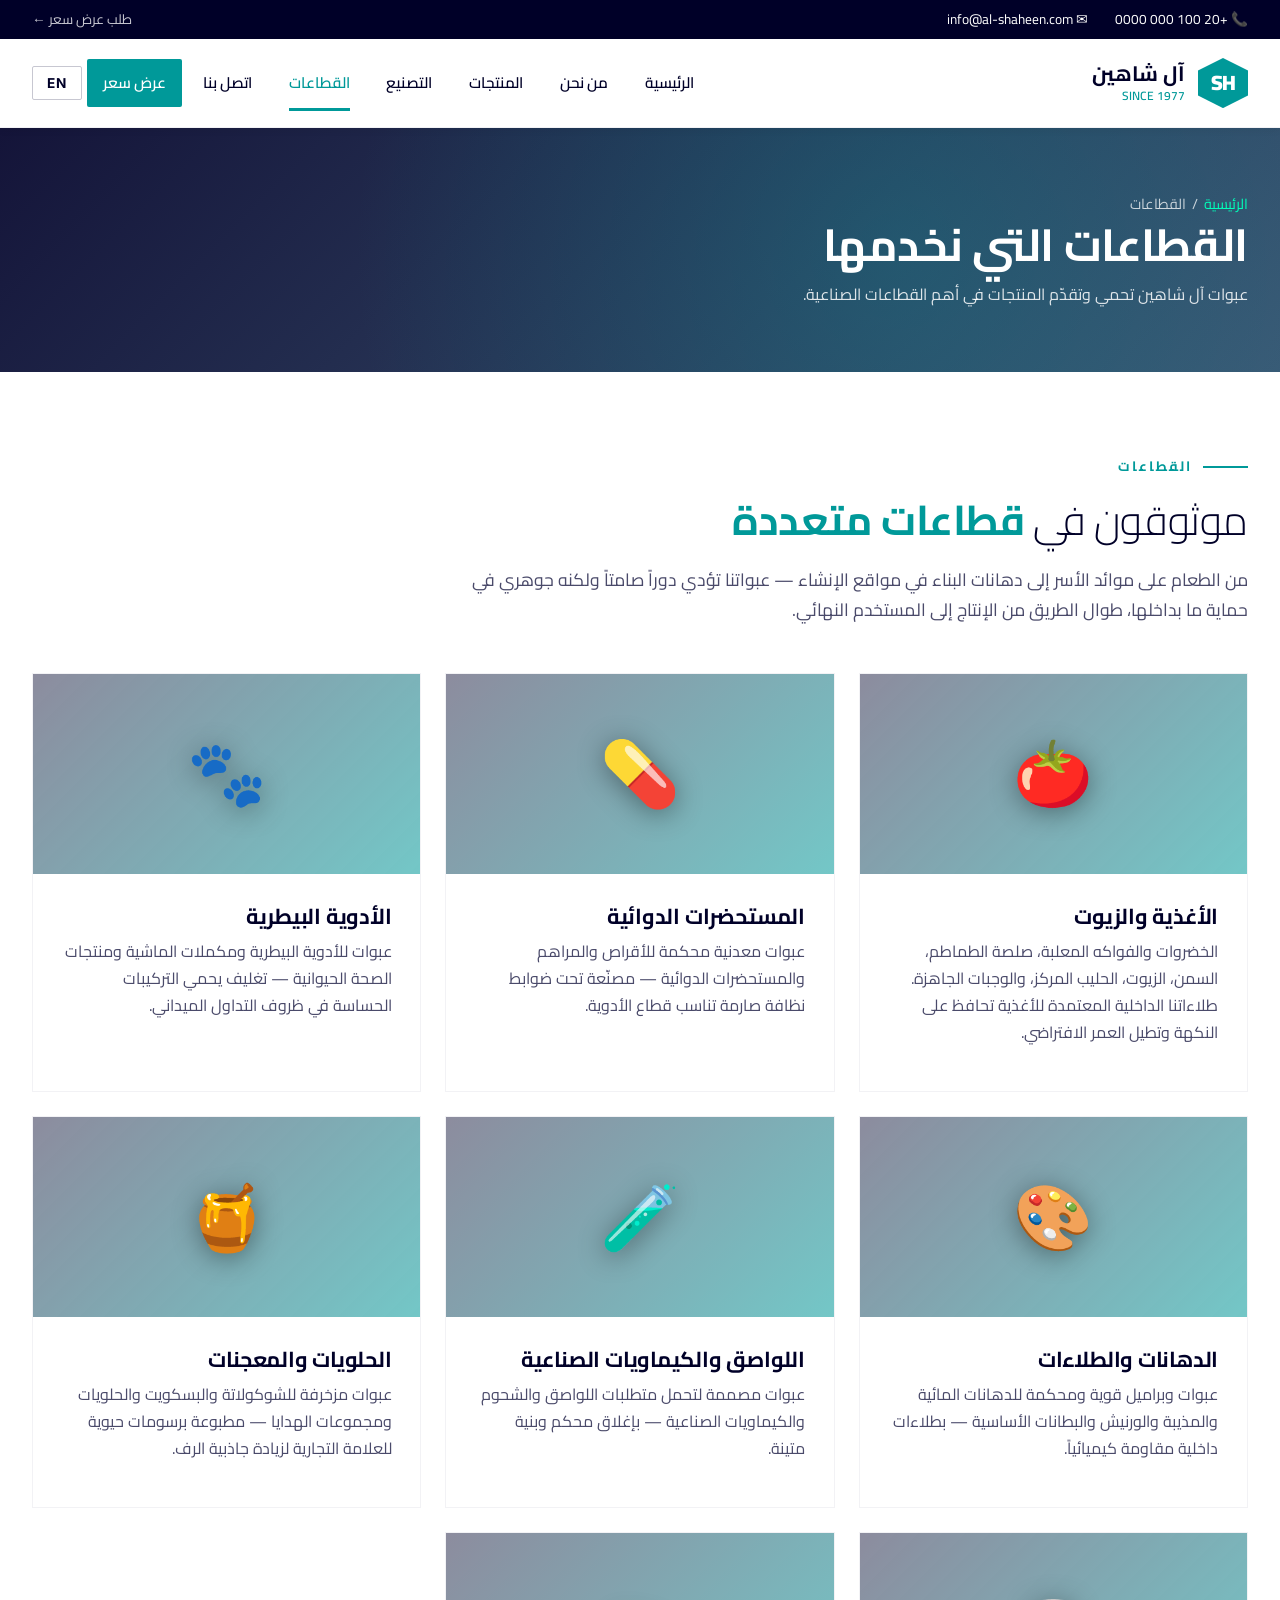
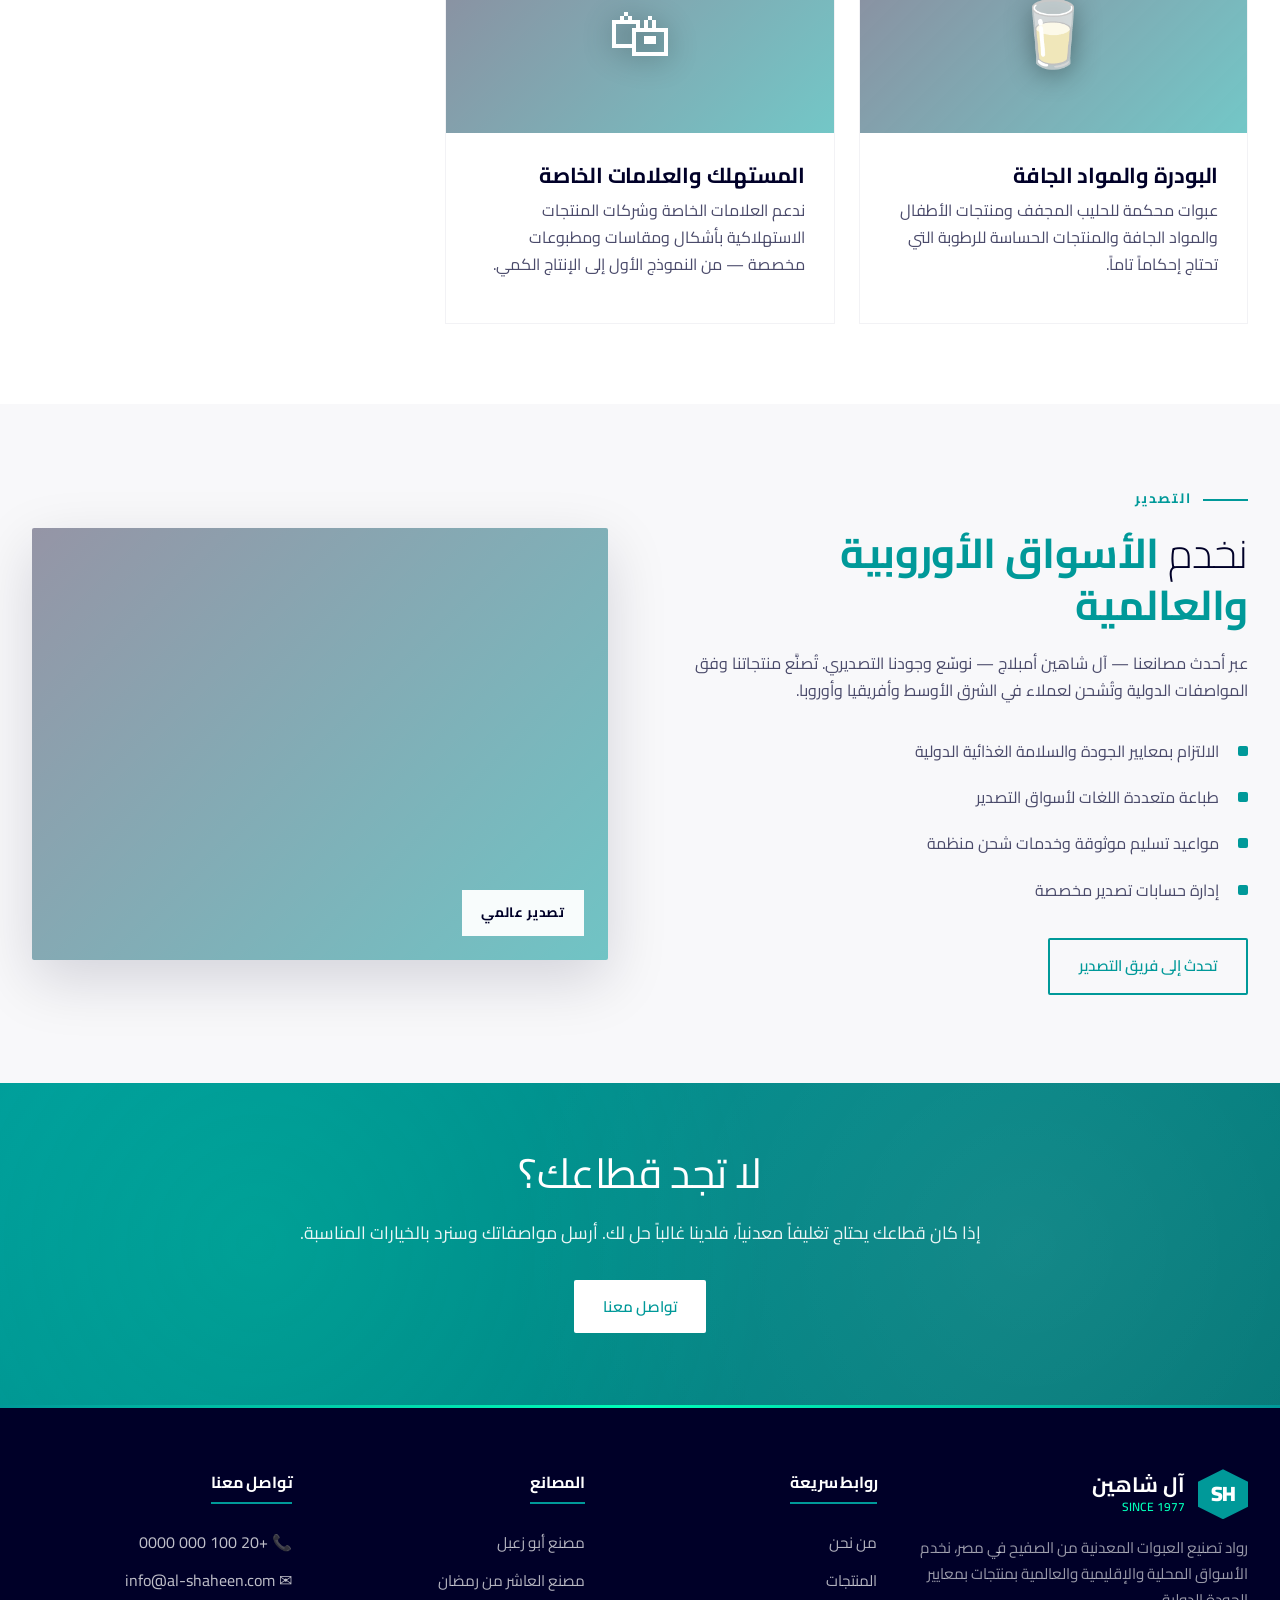
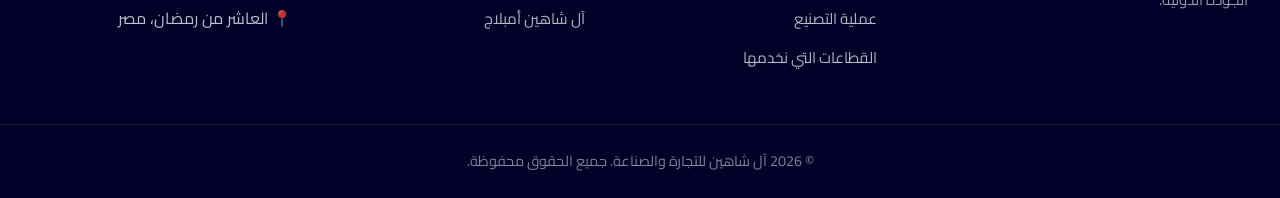
<file: industries.html>
<!DOCTYPE html>
<html lang="ar" dir="rtl">
<head>
<meta charset="UTF-8">
<meta name="viewport" content="width=device-width, initial-scale=1.0">
<title data-ar="القطاعات | آل شاهين" data-en="Industries Served | Al-Shaheen">القطاعات | آل شاهين</title>
<meta name="description"
  data-ar="القطاعات الصناعية التي تخدمها عبوات آل شاهين المعدنية: الأغذية، الأدوية، الكيماويات، الدهانات، والمنتجات الاستهلاكية."
  data-en="Industries served by Al-Shaheen's metal containers: food, pharmaceuticals, chemicals, paints and consumer products."
  content="القطاعات الصناعية التي تخدمها عبوات آل شاهين المعدنية: الأغذية، الأدوية، الكيماويات، الدهانات، والمنتجات الاستهلاكية.">
<link rel="preconnect" href="https://fonts.googleapis.com">
<link rel="preconnect" href="https://fonts.gstatic.com" crossorigin>
<link href="https://fonts.googleapis.com/css2?family=Cairo:wght@300;400;600;700;800;900&family=Inter:wght@300;400;600;700;800&display=swap" rel="stylesheet">
<link rel="stylesheet" href="assets/css/style.css">
</head>
<body>

<div class="topbar">
  <div class="container">
    <div class="info">
      <span>📞 +20 100 000 0000</span>
      <span>✉ info@al-shaheen.com</span>
    </div>
    <div><a href="contact.html" data-en="Request a Quote →">طلب عرض سعر ←</a></div>
  </div>
</div>

<header class="header">
  <div class="container">
    <a href="index.html" class="logo">
      <span class="logo-mark">SH</span>
      <span class="logo-text">
        <span class="name" data-en="AL-SHAHEEN">آل شاهين</span>
        <span class="since">SINCE 1977</span>
      </span>
    </a>
    <button class="menu-toggle" aria-label="Menu">☰</button>
    <nav class="nav">
      <a href="index.html" data-en="Home">الرئيسية</a>
      <a href="about.html" data-en="About">من نحن</a>
      <a href="products.html" data-en="Products">المنتجات</a>
      <a href="process.html" data-en="Process">التصنيع</a>
      <a href="industries.html" class="active" data-en="Industries">القطاعات</a>
      <a href="contact.html" data-en="Contact">اتصل بنا</a>
      <a href="contact.html" class="btn" data-en="Get a Quote">عرض سعر</a>
      <button class="lang-toggle" type="button" aria-label="Switch language">EN</button>
    </nav>
  </div>
</header>

<section class="page-header">
  <div class="container">
    <div class="crumbs">
      <a href="index.html" data-en="Home">الرئيسية</a> &nbsp;/&nbsp;
      <span data-en="Industries">القطاعات</span>
    </div>
    <h1 data-en="Industries We Serve">القطاعات التي نخدمها</h1>
    <p data-en="Al-Shaheen containers protect and present products across the most important industries.">عبوات آل شاهين تحمي وتقدّم المنتجات في أهم القطاعات الصناعية.</p>
  </div>
</section>

<!-- INTRO -->
<section>
  <div class="container">
    <div class="section-head">
      <span class="section-tag" data-en="Sectors">القطاعات</span>
      <h2 data-en='Trusted across <strong>multiple industries</strong>'>موثوقون في <strong>قطاعات متعددة</strong></h2>
      <p data-en="From the food on family tables to industrial paint on construction sites — our containers play a quiet but critical role in protecting what's inside, all the way from production to the end user.">من الطعام على موائد الأسر إلى دهانات البناء في مواقع الإنشاء — عبواتنا تؤدي دوراً صامتاً ولكنه جوهري في حماية ما بداخلها، طوال الطريق من الإنتاج إلى المستخدم النهائي.</p>
    </div>

    <div class="grid grid-2">

      <div class="industry-card">
        <div class="top has-photo" style="background-image:url('https://images.unsplash.com/photo-1567789884554-0b844b597180?auto=format&amp;fit=crop&amp;w=900&amp;q=80')"><span>🍅</span></div>
        <div class="body">
          <h3 data-en="Food &amp; Edible Oils">الأغذية والزيوت</h3>
          <p data-en="Canned vegetables, fruits, tomato paste, ghee, edible oils, condensed milk and ready meals. Our food-grade interior coatings preserve flavor and extend shelf life.">الخضروات والفواكه المعلبة، صلصة الطماطم، السمن، الزيوت، الحليب المركز، والوجبات الجاهزة. طلاءاتنا الداخلية المعتمدة للأغذية تحافظ على النكهة وتطيل العمر الافتراضي.</p>
        </div>
      </div>

      <div class="industry-card">
        <div class="top has-photo" style="background-image:url('https://images.unsplash.com/photo-1576602976047-174e57a47881?auto=format&amp;fit=crop&amp;w=900&amp;q=80')"><span>💊</span></div>
        <div class="body">
          <h3 data-en="Pharmaceuticals">المستحضرات الدوائية</h3>
          <p data-en="Sealed metal containers for tablets, ointments, and pharmaceutical formulations — manufactured under strict hygiene controls suited to the pharmaceutical sector.">عبوات معدنية محكمة للأقراص والمراهم والمستحضرات الدوائية — مصنّعة تحت ضوابط نظافة صارمة تناسب قطاع الأدوية.</p>
        </div>
      </div>

      <div class="industry-card">
        <div class="top has-photo" style="background-image:url('https://images.unsplash.com/photo-1583337130417-3346a1be7dee?auto=format&amp;fit=crop&amp;w=900&amp;q=80')"><span>🐾</span></div>
        <div class="body">
          <h3 data-en="Veterinary Medicine">الأدوية البيطرية</h3>
          <p data-en="Containers for veterinary medicines, livestock supplements and animal health products — packaging that protects sensitive formulations in field conditions.">عبوات للأدوية البيطرية ومكملات الماشية ومنتجات الصحة الحيوانية — تغليف يحمي التركيبات الحساسة في ظروف التداول الميداني.</p>
        </div>
      </div>

      <div class="industry-card">
        <div class="top has-photo" style="background-image:url('https://images.unsplash.com/photo-1572177812156-58036aae439c?auto=format&amp;fit=crop&amp;w=900&amp;q=80')"><span>🎨</span></div>
        <div class="body">
          <h3 data-en="Paints &amp; Coatings">الدهانات والطلاءات</h3>
          <p data-en="Strong, leak-proof pails and tins for water-based and solvent-based paints, varnishes and primers — with chemical-resistant linings.">عبوات وبراميل قوية ومحكمة للدهانات المائية والمذيبة والورنيش والبطانات الأساسية — بطلاءات داخلية مقاومة كيميائياً.</p>
        </div>
      </div>

      <div class="industry-card">
        <div class="top has-photo" style="background-image:url('https://images.unsplash.com/photo-1581094794329-c8112a89af12?auto=format&amp;fit=crop&amp;w=900&amp;q=80')"><span>🧪</span></div>
        <div class="body">
          <h3 data-en="Adhesives &amp; Industrial Chemicals">اللواصق والكيماويات الصناعية</h3>
          <p data-en="Containers built to handle the demands of adhesives, lubricants, and industrial chemicals — with tight closures and durable construction.">عبوات مصممة لتحمل متطلبات اللواصق والشحوم والكيماويات الصناعية — بإغلاق محكم وبنية متينة.</p>
        </div>
      </div>

      <div class="industry-card">
        <div class="top has-photo" style="background-image:url('https://images.unsplash.com/photo-1503602642458-232111445657?auto=format&amp;fit=crop&amp;w=900&amp;q=80')"><span>🍯</span></div>
        <div class="body">
          <h3 data-en="Sweets &amp; Confectionery">الحلويات والمعجنات</h3>
          <p data-en="Decorative tins for chocolates, biscuits, sweets and gift sets — printed with vibrant brand graphics that drive shelf appeal.">عبوات مزخرفة للشوكولاتة والبسكويت والحلويات ومجموعات الهدايا — مطبوعة برسومات حيوية للعلامة التجارية لزيادة جاذبية الرف.</p>
        </div>
      </div>

      <div class="industry-card">
        <div class="top has-photo" style="background-image:url('https://images.unsplash.com/photo-1607619056574-7b8d3ee536b2?auto=format&amp;fit=crop&amp;w=900&amp;q=80')"><span>🥛</span></div>
        <div class="body">
          <h3 data-en="Powder &amp; Dry Goods">البودرة والمواد الجافة</h3>
          <p data-en="Sealed containers for milk powder, infant formula, dry foods and other moisture-sensitive products that demand a true airtight seal.">عبوات محكمة للحليب المجفف ومنتجات الأطفال والمواد الجافة والمنتجات الحساسة للرطوبة التي تحتاج إحكاماً تاماً.</p>
        </div>
      </div>

      <div class="industry-card">
        <div class="top has-photo" style="background-image:url('https://images.unsplash.com/photo-1565043589221-1a6fd9ae45c7?auto=format&amp;fit=crop&amp;w=900&amp;q=80')"><span>🛍</span></div>
        <div class="body">
          <h3 data-en="Consumer &amp; Private Label">المستهلك والعلامات الخاصة</h3>
          <p data-en="We support private-label brands and consumer goods companies with custom shapes, sizes and prints — from prototype to mass production.">ندعم العلامات الخاصة وشركات المنتجات الاستهلاكية بأشكال ومقاسات ومطبوعات مخصصة — من النموذج الأول إلى الإنتاج الكمي.</p>
        </div>
      </div>

    </div>
  </div>
</section>

<!-- EXPORT -->
<section class="bg-light">
  <div class="container split">
    <div>
      <span class="section-tag" data-en="Export">التصدير</span>
      <h2 data-en='Serving <strong>European and global markets</strong>'>نخدم <strong>الأسواق الأوروبية والعالمية</strong></h2>
      <p data-en="Through our newest plant — Al-Shaheen Emballage — we're scaling up our export footprint. Products are manufactured to international specifications and shipped to customers across the Middle East, Africa and Europe.">عبر أحدث مصانعنا — آل شاهين أمبلاج — نوسّع وجودنا التصديري. تُصنَّع منتجاتنا وفق المواصفات الدولية وتُشحن لعملاء في الشرق الأوسط وأفريقيا وأوروبا.</p>
      <ul class="bullets">
        <li data-en="International quality and food-safety compliance">الالتزام بمعايير الجودة والسلامة الغذائية الدولية</li>
        <li data-en="Multi-language printing for export markets">طباعة متعددة اللغات لأسواق التصدير</li>
        <li data-en="Reliable lead times and shipping logistics">مواعيد تسليم موثوقة وخدمات شحن منظمة</li>
        <li data-en="Dedicated export account management">إدارة حسابات تصدير مخصصة</li>
      </ul>
      <a href="contact.html" class="btn btn-outline" data-en="Talk to our export team">تحدث إلى فريق التصدير</a>
    </div>
    <div class="split-img has-photo" style="background-image:url('https://images.unsplash.com/photo-1494412651409-8963ce7935a7?auto=format&amp;fit=crop&amp;w=1000&amp;q=80')">
      <span class="badge" data-en="Global Export">تصدير عالمي</span>
    </div>
  </div>
</section>

<!-- CTA -->
<section class="cta-strip">
  <div class="container">
    <h2 data-en="Don't see your industry?">لا تجد قطاعك؟</h2>
    <p data-en="If your industry needs metal packaging, we likely have an answer. Send us your specifications and we'll come back with options.">إذا كان قطاعك يحتاج تغليفاً معدنياً، فلدينا غالباً حل لك. أرسل مواصفاتك وسنرد بالخيارات المناسبة.</p>
    <a href="contact.html" class="btn btn-light" data-en="Contact us">تواصل معنا</a>
  </div>
</section>

<footer class="footer">
  <div class="container">
    <div class="grid">
      <div>
        <a href="index.html" class="logo">
          <span class="logo-mark">SH</span>
          <span class="logo-text">
            <span class="name" data-en="AL-SHAHEEN">آل شاهين</span>
            <span class="since">SINCE 1977</span>
          </span>
        </a>
        <p style="margin-top:1rem" data-en="Pioneers of tinplate metal container manufacturing in Egypt, serving local, regional and global markets with products built to international quality standards.">رواد تصنيع العبوات المعدنية من الصفيح في مصر، نخدم الأسواق المحلية والإقليمية والعالمية بمنتجات بمعايير الجودة الدولية.</p>
      </div>
      <div>
        <h4 data-en="Quick Links">روابط سريعة</h4>
        <ul>
          <li><a href="about.html" data-en="About Us">من نحن</a></li>
          <li><a href="products.html" data-en="Products">المنتجات</a></li>
          <li><a href="process.html" data-en="Manufacturing Process">عملية التصنيع</a></li>
          <li><a href="industries.html" data-en="Industries Served">القطاعات التي نخدمها</a></li>
        </ul>
      </div>
      <div>
        <h4 data-en="Plants">المصانع</h4>
        <ul>
          <li><a href="#" data-en="Abu Zaabal Plant">مصنع أبو زعبل</a></li>
          <li><a href="#" data-en="10th of Ramadan Plant">مصنع العاشر من رمضان</a></li>
          <li><a href="#" data-en="Al-Shaheen Emballage">آل شاهين أمبلاج</a></li>
        </ul>
      </div>
      <div>
        <h4 data-en="Contact">تواصل معنا</h4>
        <ul>
          <li>📞 +20 100 000 0000</li>
          <li>✉ info@al-shaheen.com</li>
          <li data-en="📍 10th of Ramadan, Egypt">📍 العاشر من رمضان، مصر</li>
        </ul>
      </div>
    </div>
  </div>
  <div class="copyright">
    <div class="container" data-en="© 2026 Al-Shaheen Trading & Industry. All rights reserved.">© 2026 آل شاهين للتجارة والصناعة. جميع الحقوق محفوظة.</div>
  </div>
</footer>

<script src="assets/js/main.js"></script>
</body>
</html>
</file>
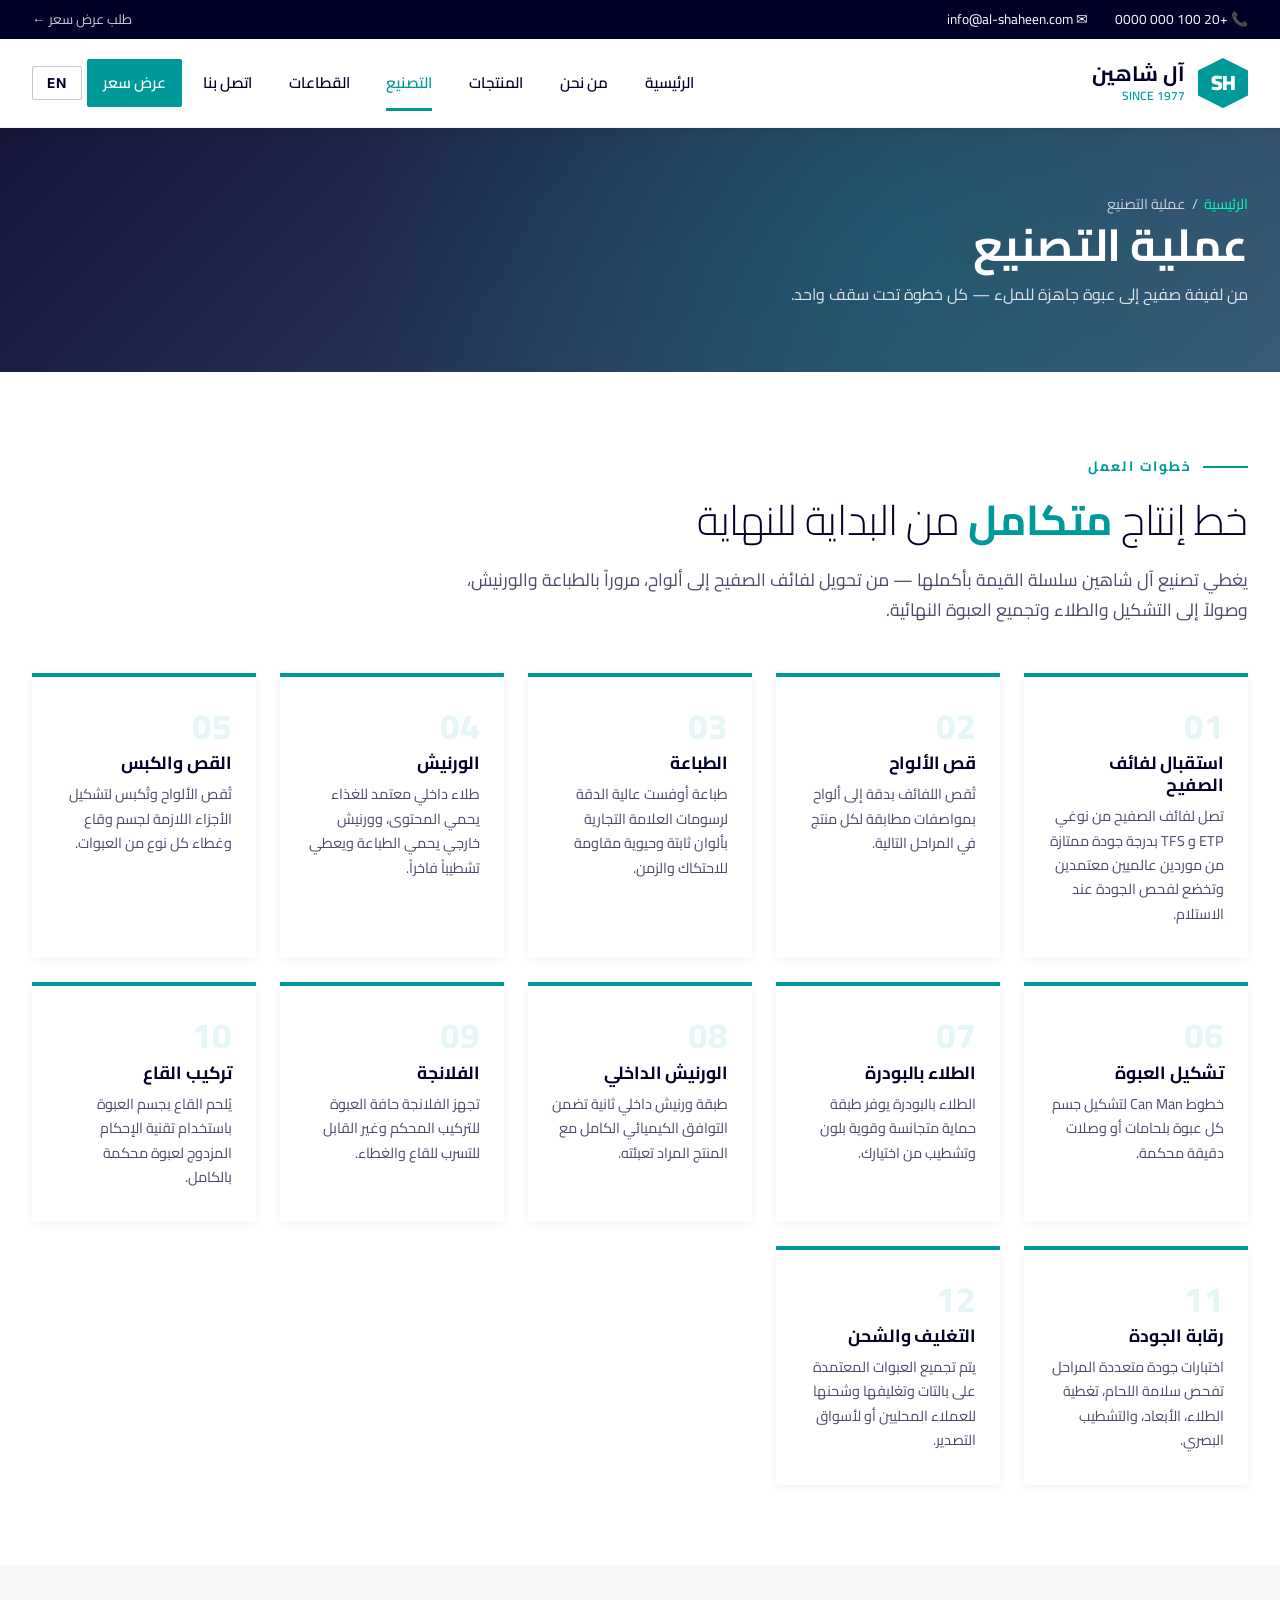
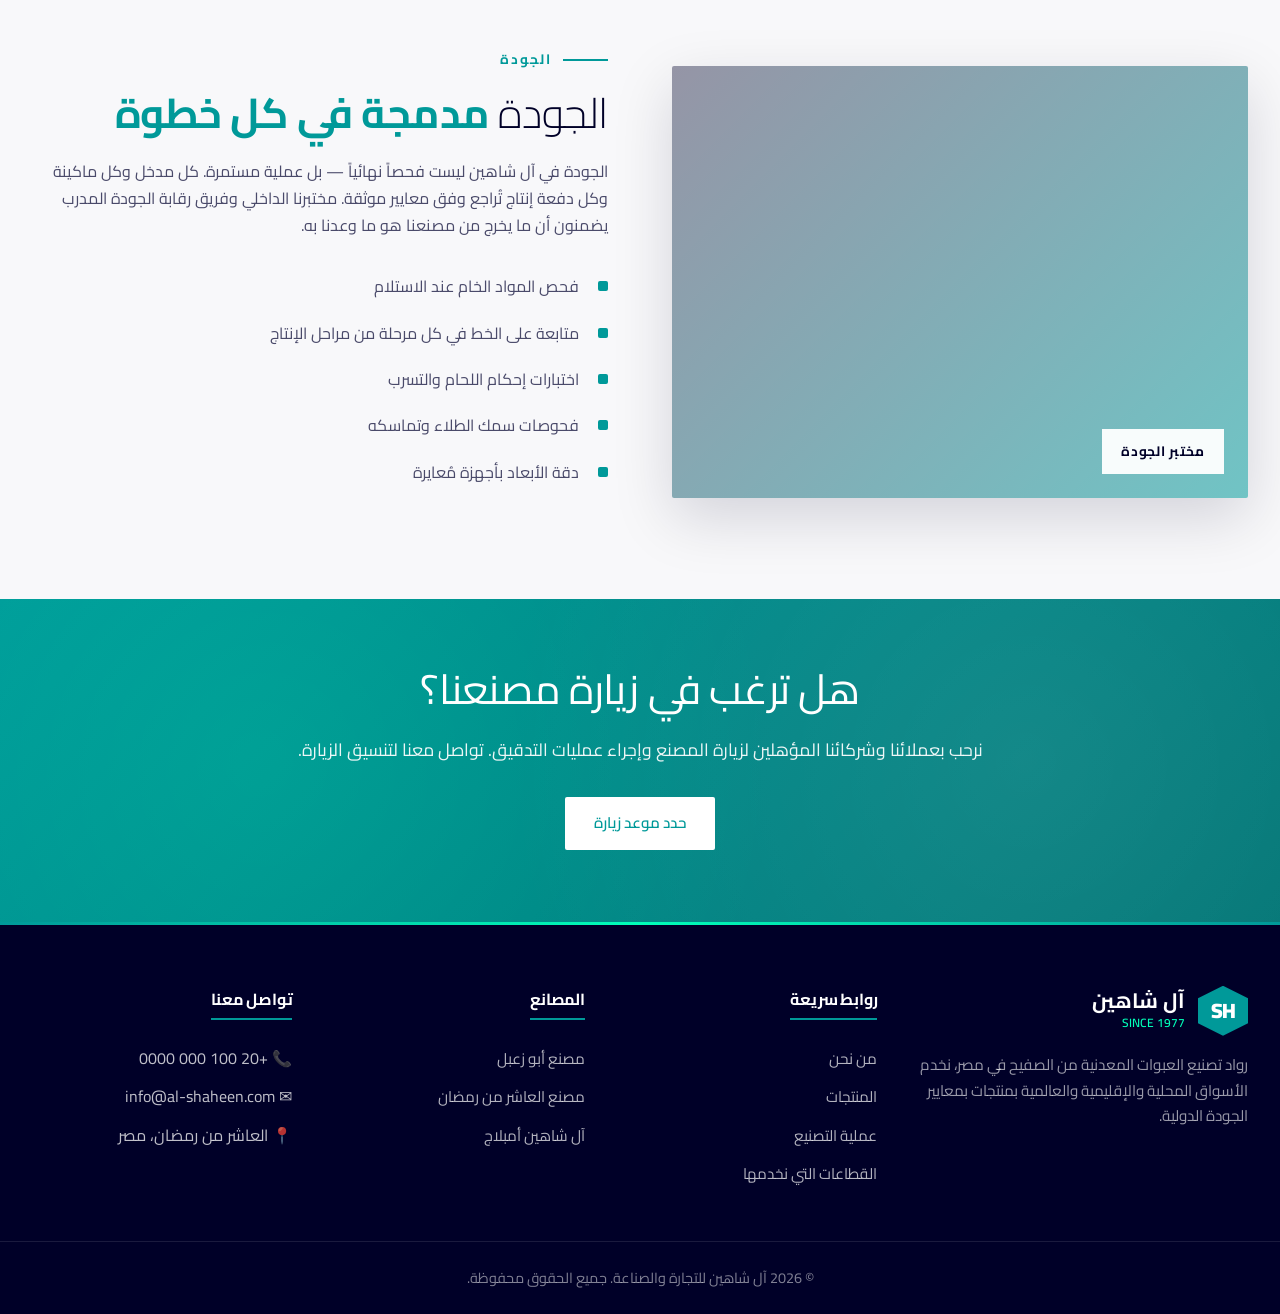
<file: process.html>
<!DOCTYPE html>
<html lang="ar" dir="rtl">
<head>
<meta charset="UTF-8">
<meta name="viewport" content="width=device-width, initial-scale=1.0">
<title data-ar="عملية التصنيع | آل شاهين" data-en="Manufacturing Process | Al-Shaheen">عملية التصنيع | آل شاهين</title>
<meta name="description"
  data-ar="رحلة التصنيع من لفائف الصفيح إلى العبوة النهائية في مصانع آل شاهين."
  data-en="The manufacturing journey from tin coils to the final container at Al-Shaheen's plants."
  content="رحلة التصنيع من لفائف الصفيح إلى العبوة النهائية في مصانع آل شاهين.">
<link rel="preconnect" href="https://fonts.googleapis.com">
<link rel="preconnect" href="https://fonts.gstatic.com" crossorigin>
<link href="https://fonts.googleapis.com/css2?family=Cairo:wght@300;400;600;700;800;900&family=Inter:wght@300;400;600;700;800&display=swap" rel="stylesheet">
<link rel="stylesheet" href="assets/css/style.css">
</head>
<body>

<div class="topbar">
  <div class="container">
    <div class="info">
      <span>📞 +20 100 000 0000</span>
      <span>✉ info@al-shaheen.com</span>
    </div>
    <div><a href="contact.html" data-en="Request a Quote →">طلب عرض سعر ←</a></div>
  </div>
</div>

<header class="header">
  <div class="container">
    <a href="index.html" class="logo">
      <span class="logo-mark">SH</span>
      <span class="logo-text">
        <span class="name" data-en="AL-SHAHEEN">آل شاهين</span>
        <span class="since">SINCE 1977</span>
      </span>
    </a>
    <button class="menu-toggle" aria-label="Menu">☰</button>
    <nav class="nav">
      <a href="index.html" data-en="Home">الرئيسية</a>
      <a href="about.html" data-en="About">من نحن</a>
      <a href="products.html" data-en="Products">المنتجات</a>
      <a href="process.html" class="active" data-en="Process">التصنيع</a>
      <a href="industries.html" data-en="Industries">القطاعات</a>
      <a href="contact.html" data-en="Contact">اتصل بنا</a>
      <a href="contact.html" class="btn" data-en="Get a Quote">عرض سعر</a>
      <button class="lang-toggle" type="button" aria-label="Switch language">EN</button>
    </nav>
  </div>
</header>

<section class="page-header">
  <div class="container">
    <div class="crumbs">
      <a href="index.html" data-en="Home">الرئيسية</a> &nbsp;/&nbsp;
      <span data-en="Manufacturing Process">عملية التصنيع</span>
    </div>
    <h1 data-en="Manufacturing Process">عملية التصنيع</h1>
    <p data-en="From a tin coil to a finished, ready-to-fill container — every step under one roof.">من لفيفة صفيح إلى عبوة جاهزة للملء — كل خطوة تحت سقف واحد.</p>
  </div>
</section>

<!-- INTRO -->
<section>
  <div class="container">
    <div class="section-head">
      <span class="section-tag" data-en="The Workflow">خطوات العمل</span>
      <h2 data-en='An <strong>integrated production line</strong> from start to finish'>خط إنتاج <strong>متكامل</strong> من البداية للنهاية</h2>
      <p data-en="Al-Shaheen's manufacturing covers the complete value chain — from converting tin coils into sheets, through printing and varnishing, to forming, coating and assembling the final container.">يغطي تصنيع آل شاهين سلسلة القيمة بأكملها — من تحويل لفائف الصفيح إلى ألواح، مروراً بالطباعة والورنيش، وصولاً إلى التشكيل والطلاء وتجميع العبوة النهائية.</p>
    </div>

    <div class="steps">
      <div class="step">
        <h3 data-en="Tin Coil Receiving">استقبال لفائف الصفيح</h3>
        <p data-en="Premium ETP and TFS tin coils arrive from certified international suppliers and undergo incoming quality inspection.">تصل لفائف الصفيح من نوعَي ETP و TFS بدرجة جودة ممتازة من موردين عالميين معتمدين وتخضع لفحص الجودة عند الاستلام.</p>
      </div>
      <div class="step">
        <h3 data-en="Sheet Cutting">قص الألواح</h3>
        <p data-en="Coils are precisely cut into sheets according to the specifications of each downstream product.">تُقص اللفائف بدقة إلى ألواح بمواصفات مطابقة لكل منتج في المراحل التالية.</p>
      </div>
      <div class="step">
        <h3 data-en="Printing">الطباعة</h3>
        <p data-en="High-precision offset printing applies brand graphics with stable, vivid colors that resist abrasion and time.">طباعة أوفست عالية الدقة لرسومات العلامة التجارية بألوان ثابتة وحيوية مقاومة للاحتكاك والزمن.</p>
      </div>
      <div class="step">
        <h3 data-en="Varnishing">الورنيش</h3>
        <p data-en="Interior food-grade varnish protects the contents; exterior varnish protects the print and gives a premium finish.">طلاء داخلي معتمد للغذاء يحمي المحتوى، وورنيش خارجي يحمي الطباعة ويعطي تشطيباً فاخراً.</p>
      </div>
      <div class="step">
        <h3 data-en="Cutting &amp; Pressing">القص والكبس</h3>
        <p data-en="Sheets are cut and pressed into the blanks needed for the body, top and bottom of each container type.">تُقص الألواح وتُكبس لتشكيل الأجزاء اللازمة لجسم وقاع وغطاء كل نوع من العبوات.</p>
      </div>
      <div class="step">
        <h3 data-en="Container Forming">تشكيل العبوة</h3>
        <p data-en="Can-Man forming lines shape the body of each container with precision welded or bonded seams.">خطوط Can Man لتشكيل جسم كل عبوة بلحامات أو وصلات دقيقة محكمة.</p>
      </div>
      <div class="step">
        <h3 data-en="Powder Coating">الطلاء بالبودرة</h3>
        <p data-en="Powder coating provides a durable, uniform protective layer in your choice of color and finish.">الطلاء بالبودرة يوفر طبقة حماية متجانسة وقوية بلون وتشطيب من اختيارك.</p>
      </div>
      <div class="step">
        <h3 data-en="Internal Varnish">الورنيش الداخلي</h3>
        <p data-en="A second internal varnish layer ensures full chemical compatibility with the product to be packaged.">طبقة ورنيش داخلي ثانية تضمن التوافق الكيميائي الكامل مع المنتج المراد تعبئته.</p>
      </div>
      <div class="step">
        <h3 data-en="Flanging">الفلانجة</h3>
        <p data-en="Flanging prepares the rim of the container for tight, leak-proof attachment of the bottom and lid.">تجهز الفلانجة حافة العبوة للتركيب المحكم وغير القابل للتسرب للقاع والغطاء.</p>
      </div>
      <div class="step">
        <h3 data-en="Bottom Attachment">تركيب القاع</h3>
        <p data-en="The bottom is sealed onto the body using a precise double-seam process for a fully airtight container.">يُلحم القاع بجسم العبوة باستخدام تقنية الإحكام المزدوج لعبوة محكمة بالكامل.</p>
      </div>
      <div class="step">
        <h3 data-en="Quality Control">رقابة الجودة</h3>
        <p data-en="Multi-stage quality testing inspects seam integrity, coating coverage, dimensions and visual finish.">اختبارات جودة متعددة المراحل تفحص سلامة اللحام، تغطية الطلاء، الأبعاد، والتشطيب البصري.</p>
      </div>
      <div class="step">
        <h3 data-en="Packing &amp; Shipping">التغليف والشحن</h3>
        <p data-en="Approved containers are palletized, wrapped, and shipped to local customers or our export markets.">يتم تجميع العبوات المعتمدة على بالتات وتغليفها وشحنها للعملاء المحليين أو لأسواق التصدير.</p>
      </div>
    </div>
  </div>
</section>

<!-- QUALITY -->
<section class="bg-light">
  <div class="container split">
    <div class="split-img has-photo" style="background-image:url('https://images.unsplash.com/photo-1532187863486-abf9dbad1b69?auto=format&amp;fit=crop&amp;w=1000&amp;q=80')">
      <span class="badge" data-en="Quality Lab">مختبر الجودة</span>
    </div>
    <div>
      <span class="section-tag" data-en="Quality">الجودة</span>
      <h2 data-en='Quality is <strong>built into every step</strong>'>الجودة <strong>مدمجة في كل خطوة</strong></h2>
      <p data-en="Quality at Al-Shaheen isn't a final inspection — it's a continuous process. Every input, every machine, every batch is checked against documented standards. Our internal lab and trained QC team ensure that what leaves our factory is what we promised.">الجودة في آل شاهين ليست فحصاً نهائياً — بل عملية مستمرة. كل مدخل وكل ماكينة وكل دفعة إنتاج تُراجع وفق معايير موثقة. مختبرنا الداخلي وفريق رقابة الجودة المدرب يضمنون أن ما يخرج من مصنعنا هو ما وعدنا به.</p>
      <ul class="bullets">
        <li data-en="Incoming raw material inspection">فحص المواد الخام عند الاستلام</li>
        <li data-en="In-line monitoring at every production stage">متابعة على الخط في كل مرحلة من مراحل الإنتاج</li>
        <li data-en="Seam tightness and leak testing">اختبارات إحكام اللحام والتسرب</li>
        <li data-en="Coating thickness and adhesion checks">فحوصات سمك الطلاء وتماسكه</li>
        <li data-en="Dimensional accuracy with calibrated instruments">دقة الأبعاد بأجهزة مُعايرة</li>
      </ul>
    </div>
  </div>
</section>

<!-- CTA -->
<section class="cta-strip">
  <div class="container">
    <h2 data-en="Want to visit our facility?">هل ترغب في زيارة مصنعنا؟</h2>
    <p data-en="We welcome qualified customers and partners for plant tours and audits. Contact us to arrange a visit.">نرحب بعملائنا وشركائنا المؤهلين لزيارة المصنع وإجراء عمليات التدقيق. تواصل معنا لتنسيق الزيارة.</p>
    <a href="contact.html" class="btn btn-light" data-en="Schedule a visit">حدد موعد زيارة</a>
  </div>
</section>

<footer class="footer">
  <div class="container">
    <div class="grid">
      <div>
        <a href="index.html" class="logo">
          <span class="logo-mark">SH</span>
          <span class="logo-text">
            <span class="name" data-en="AL-SHAHEEN">آل شاهين</span>
            <span class="since">SINCE 1977</span>
          </span>
        </a>
        <p style="margin-top:1rem" data-en="Pioneers of tinplate metal container manufacturing in Egypt, serving local, regional and global markets with products built to international quality standards.">رواد تصنيع العبوات المعدنية من الصفيح في مصر، نخدم الأسواق المحلية والإقليمية والعالمية بمنتجات بمعايير الجودة الدولية.</p>
      </div>
      <div>
        <h4 data-en="Quick Links">روابط سريعة</h4>
        <ul>
          <li><a href="about.html" data-en="About Us">من نحن</a></li>
          <li><a href="products.html" data-en="Products">المنتجات</a></li>
          <li><a href="process.html" data-en="Manufacturing Process">عملية التصنيع</a></li>
          <li><a href="industries.html" data-en="Industries Served">القطاعات التي نخدمها</a></li>
        </ul>
      </div>
      <div>
        <h4 data-en="Plants">المصانع</h4>
        <ul>
          <li><a href="#" data-en="Abu Zaabal Plant">مصنع أبو زعبل</a></li>
          <li><a href="#" data-en="10th of Ramadan Plant">مصنع العاشر من رمضان</a></li>
          <li><a href="#" data-en="Al-Shaheen Emballage">آل شاهين أمبلاج</a></li>
        </ul>
      </div>
      <div>
        <h4 data-en="Contact">تواصل معنا</h4>
        <ul>
          <li>📞 +20 100 000 0000</li>
          <li>✉ info@al-shaheen.com</li>
          <li data-en="📍 10th of Ramadan, Egypt">📍 العاشر من رمضان، مصر</li>
        </ul>
      </div>
    </div>
  </div>
  <div class="copyright">
    <div class="container" data-en="© 2026 Al-Shaheen Trading & Industry. All rights reserved.">© 2026 آل شاهين للتجارة والصناعة. جميع الحقوق محفوظة.</div>
  </div>
</footer>

<script src="assets/js/main.js"></script>
</body>
</html>
</file>
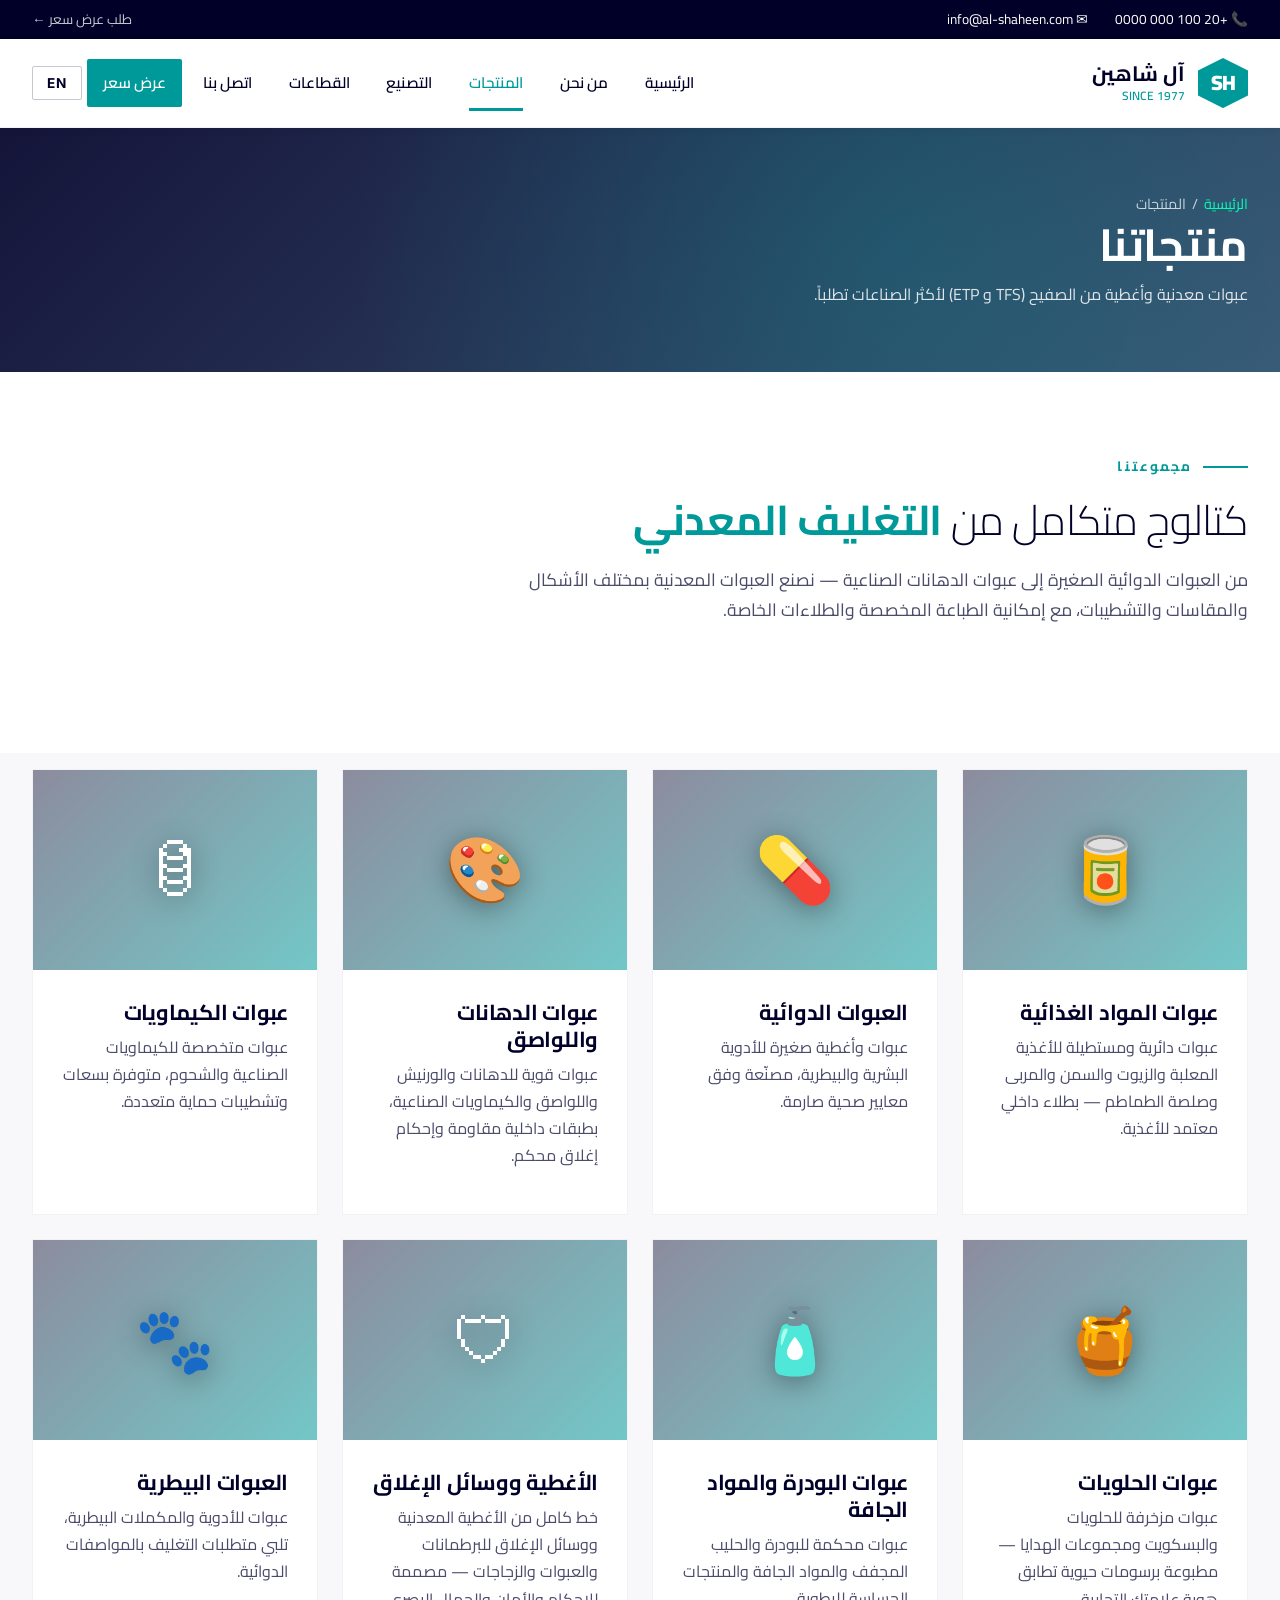
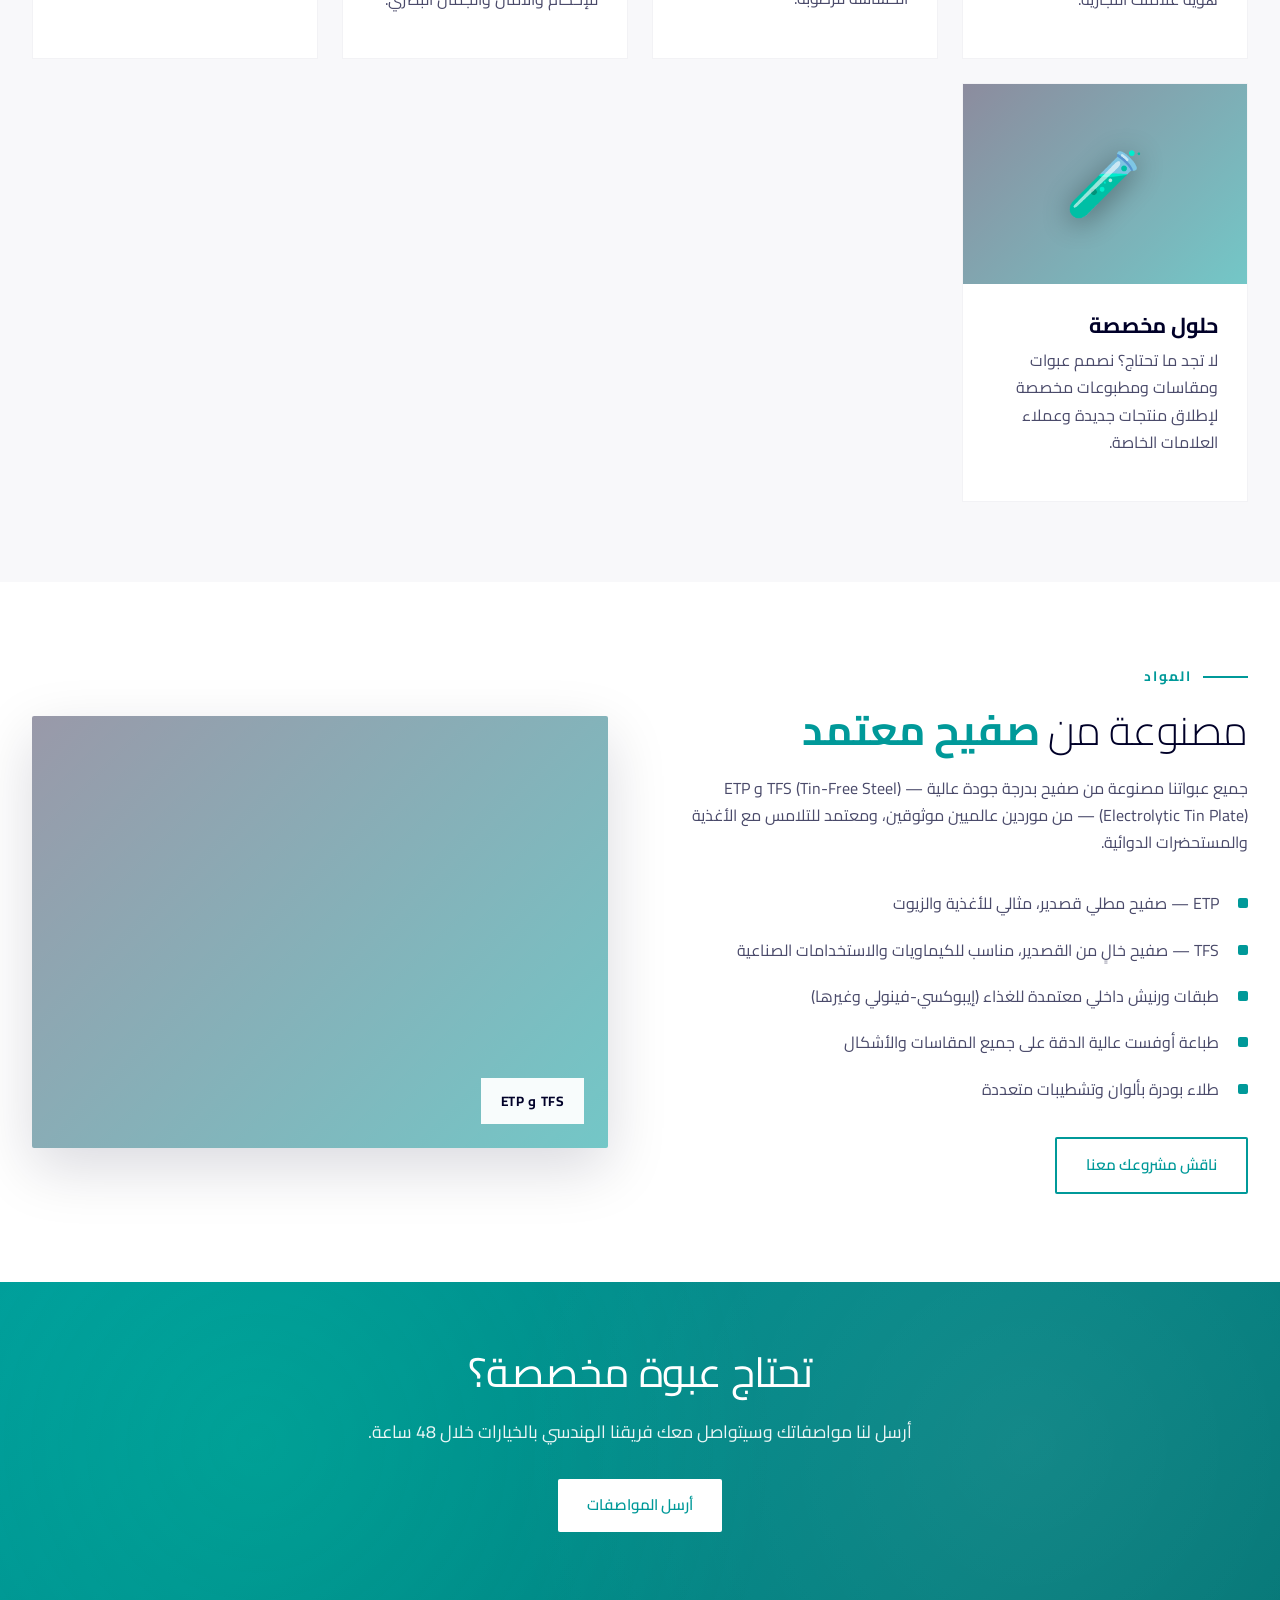
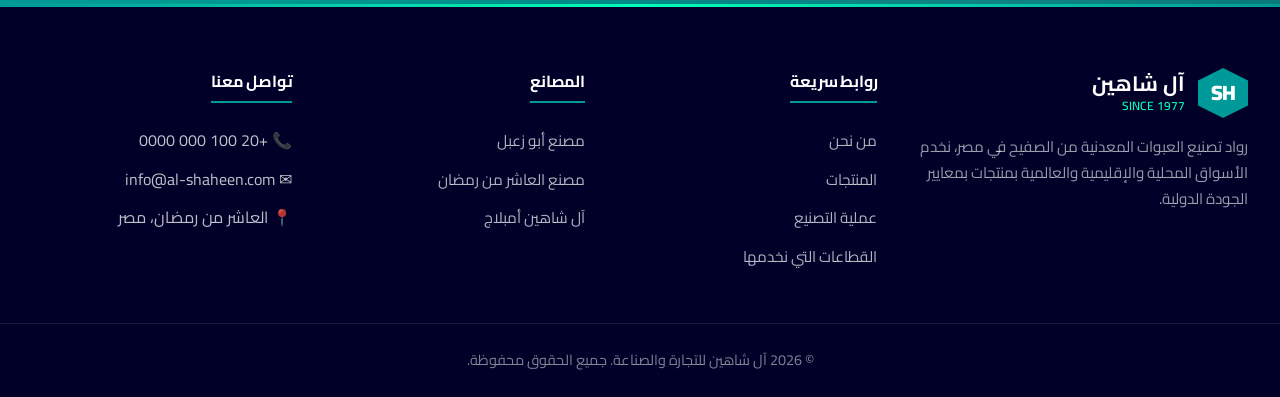
<file: products.html>
<!DOCTYPE html>
<html lang="ar" dir="rtl">
<head>
<meta charset="UTF-8">
<meta name="viewport" content="width=device-width, initial-scale=1.0">
<title data-ar="المنتجات | آل شاهين" data-en="Products | Al-Shaheen">المنتجات | آل شاهين</title>
<meta name="description"
  data-ar="مجموعة منتجات آل شاهين من العبوات المعدنية والأغطية للأغذية والأدوية والكيماويات والمنتجات الاستهلاكية."
  data-en="Al-Shaheen's range of metal containers and lids for food, pharmaceuticals, chemicals and consumer products."
  content="مجموعة منتجات آل شاهين من العبوات المعدنية والأغطية للأغذية والأدوية والكيماويات والمنتجات الاستهلاكية.">
<link rel="preconnect" href="https://fonts.googleapis.com">
<link rel="preconnect" href="https://fonts.gstatic.com" crossorigin>
<link href="https://fonts.googleapis.com/css2?family=Cairo:wght@300;400;600;700;800;900&family=Inter:wght@300;400;600;700;800&display=swap" rel="stylesheet">
<link rel="stylesheet" href="assets/css/style.css">
</head>
<body>

<div class="topbar">
  <div class="container">
    <div class="info">
      <span>📞 +20 100 000 0000</span>
      <span>✉ info@al-shaheen.com</span>
    </div>
    <div><a href="contact.html" data-en="Request a Quote →">طلب عرض سعر ←</a></div>
  </div>
</div>

<header class="header">
  <div class="container">
    <a href="index.html" class="logo">
      <span class="logo-mark">SH</span>
      <span class="logo-text">
        <span class="name" data-en="AL-SHAHEEN">آل شاهين</span>
        <span class="since">SINCE 1977</span>
      </span>
    </a>
    <button class="menu-toggle" aria-label="Menu">☰</button>
    <nav class="nav">
      <a href="index.html" data-en="Home">الرئيسية</a>
      <a href="about.html" data-en="About">من نحن</a>
      <a href="products.html" class="active" data-en="Products">المنتجات</a>
      <a href="process.html" data-en="Process">التصنيع</a>
      <a href="industries.html" data-en="Industries">القطاعات</a>
      <a href="contact.html" data-en="Contact">اتصل بنا</a>
      <a href="contact.html" class="btn" data-en="Get a Quote">عرض سعر</a>
      <button class="lang-toggle" type="button" aria-label="Switch language">EN</button>
    </nav>
  </div>
</header>

<section class="page-header">
  <div class="container">
    <div class="crumbs">
      <a href="index.html" data-en="Home">الرئيسية</a> &nbsp;/&nbsp;
      <span data-en="Products">المنتجات</span>
    </div>
    <h1 data-en="Our Products">منتجاتنا</h1>
    <p data-en="Tinplate (TFS &amp; ETP) metal containers and closures for the most demanding industries.">عبوات معدنية وأغطية من الصفيح (TFS و ETP) لأكثر الصناعات تطلباً.</p>
  </div>
</section>

<!-- INTRO -->
<section>
  <div class="container">
    <div class="section-head">
      <span class="section-tag" data-en="Our Range">مجموعتنا</span>
      <h2 data-en='A complete catalogue of <strong>metal packaging</strong>'>كتالوج متكامل من <strong>التغليف المعدني</strong></h2>
      <p data-en="From small pharmaceutical tins to industrial paint pails — we manufacture metal containers in a wide variety of shapes, sizes and finishes, with the option of custom printing and coatings.">من العبوات الدوائية الصغيرة إلى عبوات الدهانات الصناعية — نصنع العبوات المعدنية بمختلف الأشكال والمقاسات والتشطيبات، مع إمكانية الطباعة المخصصة والطلاءات الخاصة.</p>
    </div>
  </div>
</section>

<!-- PRODUCT CATEGORIES -->
<section class="bg-light" style="padding-top:1rem;">
  <div class="container">
    <div class="grid grid-3">

      <div class="industry-card">
        <div class="top has-photo" style="background-image:url('https://images.unsplash.com/photo-1567789884554-0b844b597180?auto=format&amp;fit=crop&amp;w=900&amp;q=80')"><span>🥫</span></div>
        <div class="body">
          <h3 data-en="Food Containers">عبوات المواد الغذائية</h3>
          <p data-en="Round and rectangular cans for canned foods, edible oils, ghee, jams, and tomato paste — with food-grade interior varnish.">عبوات دائرية ومستطيلة للأغذية المعلبة والزيوت والسمن والمربى وصلصة الطماطم — بطلاء داخلي معتمد للأغذية.</p>
        </div>
      </div>

      <div class="industry-card">
        <div class="top has-photo" style="background-image:url('https://images.unsplash.com/photo-1576602976047-174e57a47881?auto=format&amp;fit=crop&amp;w=900&amp;q=80')"><span>💊</span></div>
        <div class="body">
          <h3 data-en="Pharmaceutical Containers">العبوات الدوائية</h3>
          <p data-en="Small-format tins and lids for human and veterinary medicines, manufactured to strict hygiene standards.">عبوات وأغطية صغيرة للأدوية البشرية والبيطرية، مصنّعة وفق معايير صحية صارمة.</p>
        </div>
      </div>

      <div class="industry-card">
        <div class="top has-photo" style="background-image:url('https://images.unsplash.com/photo-1572177812156-58036aae439c?auto=format&amp;fit=crop&amp;w=900&amp;q=80')"><span>🎨</span></div>
        <div class="body">
          <h3 data-en="Paint &amp; Adhesive Pails">عبوات الدهانات واللواصق</h3>
          <p data-en="Robust pails for paints, varnishes, adhesives and industrial chemicals, with chemical-resistant linings and tight closures.">عبوات قوية للدهانات والورنيش واللواصق والكيماويات الصناعية، بطبقات داخلية مقاومة وإحكام إغلاق محكم.</p>
        </div>
      </div>

      <div class="industry-card">
        <div class="top has-photo" style="background-image:url('https://images.unsplash.com/photo-1581094794329-c8112a89af12?auto=format&amp;fit=crop&amp;w=900&amp;q=80')"><span>🛢</span></div>
        <div class="body">
          <h3 data-en="Chemical Containers">عبوات الكيماويات</h3>
          <p data-en="Specialized containers for industrial chemicals and lubricants, available in multiple capacities and protective coatings.">عبوات متخصصة للكيماويات الصناعية والشحوم، متوفرة بسعات وتشطيبات حماية متعددة.</p>
        </div>
      </div>

      <div class="industry-card">
        <div class="top has-photo" style="background-image:url('https://images.unsplash.com/photo-1503602642458-232111445657?auto=format&amp;fit=crop&amp;w=900&amp;q=80')"><span>🍯</span></div>
        <div class="body">
          <h3 data-en="Sweets &amp; Confectionery">عبوات الحلويات</h3>
          <p data-en="Decorative tins for sweets, cookies and gift sets — printed with vibrant graphics that match your brand identity.">عبوات مزخرفة للحلويات والبسكويت ومجموعات الهدايا — مطبوعة برسومات حيوية تطابق هوية علامتك التجارية.</p>
        </div>
      </div>

      <div class="industry-card">
        <div class="top has-photo" style="background-image:url('https://images.unsplash.com/photo-1607619056574-7b8d3ee536b2?auto=format&amp;fit=crop&amp;w=900&amp;q=80')"><span>🧴</span></div>
        <div class="body">
          <h3 data-en="Powder &amp; Dry Goods">عبوات البودرة والمواد الجافة</h3>
          <p data-en="Sealed containers for powders, milk powder, dry foods, and other moisture-sensitive products.">عبوات محكمة للبودرة والحليب المجفف والمواد الجافة والمنتجات الحساسة للرطوبة.</p>
        </div>
      </div>

      <div class="industry-card">
        <div class="top has-photo" style="background-image:url('https://images.unsplash.com/photo-1610701596007-11502861dcfa?auto=format&amp;fit=crop&amp;w=900&amp;q=80')"><span>🛡</span></div>
        <div class="body">
          <h3 data-en="Lids &amp; Closures">الأغطية ووسائل الإغلاق</h3>
          <p data-en="A full line of metal lids and closures for jars, tins, and bottles — designed for tightness, safety and aesthetics.">خط كامل من الأغطية المعدنية ووسائل الإغلاق للبرطمانات والعبوات والزجاجات — مصممة للإحكام والأمان والجمال البصري.</p>
        </div>
      </div>

      <div class="industry-card">
        <div class="top has-photo" style="background-image:url('https://images.unsplash.com/photo-1583337130417-3346a1be7dee?auto=format&amp;fit=crop&amp;w=900&amp;q=80')"><span>🐾</span></div>
        <div class="body">
          <h3 data-en="Veterinary Packaging">العبوات البيطرية</h3>
          <p data-en="Containers for veterinary medicines and supplements, meeting the requirements of pharmaceutical-grade packaging.">عبوات للأدوية والمكملات البيطرية، تلبي متطلبات التغليف بالمواصفات الدوائية.</p>
        </div>
      </div>

      <div class="industry-card">
        <div class="top has-photo" style="background-image:url('https://images.unsplash.com/photo-1504917595217-d4dc5ebe6122?auto=format&amp;fit=crop&amp;w=900&amp;q=80')"><span>🧪</span></div>
        <div class="body">
          <h3 data-en="Custom Solutions">حلول مخصصة</h3>
          <p data-en="Don't see what you need? We design custom containers, sizes and prints for new product launches and private-label customers.">لا تجد ما تحتاج؟ نصمم عبوات ومقاسات ومطبوعات مخصصة لإطلاق منتجات جديدة وعملاء العلامات الخاصة.</p>
        </div>
      </div>

    </div>
  </div>
</section>

<!-- MATERIALS / TECH SPECS -->
<section>
  <div class="container split">
    <div>
      <span class="section-tag" data-en="Materials">المواد</span>
      <h2 data-en='Built from <strong>certified tinplate</strong>'>مصنوعة من <strong>صفيح معتمد</strong></h2>
      <p data-en="All our containers are produced from premium-grade tinplate — both Tin-Free Steel (TFS) and Electrolytic Tin Plate (ETP) — sourced from trusted international suppliers and approved for food and pharmaceutical contact.">جميع عبواتنا مصنوعة من صفيح بدرجة جودة عالية — TFS (Tin-Free Steel) و ETP (Electrolytic Tin Plate) — من موردين عالميين موثوقين، ومعتمد للتلامس مع الأغذية والمستحضرات الدوائية.</p>
      <ul class="bullets">
        <li data-en="ETP — Electrolytic Tin Plate, ideal for food and edible oils">ETP — صفيح مطلي قصدير، مثالي للأغذية والزيوت</li>
        <li data-en="TFS — Tin-Free Steel, suitable for chemicals and industrial use">TFS — صفيح خالٍ من القصدير، مناسب للكيماويات والاستخدامات الصناعية</li>
        <li data-en="Food-grade interior varnishes (epoxy-phenolic and others)">طبقات ورنيش داخلي معتمدة للغذاء (إيبوكسي-فينولي وغيرها)</li>
        <li data-en="High-precision offset printing on the full range of formats">طباعة أوفست عالية الدقة على جميع المقاسات والأشكال</li>
        <li data-en="Powder coating in multiple colors and finishes">طلاء بودرة بألوان وتشطيبات متعددة</li>
      </ul>
      <a href="contact.html" class="btn btn-outline" data-en="Discuss your project">ناقش مشروعك معنا</a>
    </div>
    <div class="split-img has-photo" style="background-image:url('https://images.unsplash.com/photo-1518770660439-4636190af475?auto=format&amp;fit=crop&amp;w=1000&amp;q=80')">
      <span class="badge" data-en="TFS &amp; ETP">TFS و ETP</span>
    </div>
  </div>
</section>

<!-- CTA -->
<section class="cta-strip">
  <div class="container">
    <h2 data-en="Need a custom container?">تحتاج عبوة مخصصة؟</h2>
    <p data-en="Send us your specifications and our engineering team will get back to you with options within 48 hours.">أرسل لنا مواصفاتك وسيتواصل معك فريقنا الهندسي بالخيارات خلال 48 ساعة.</p>
    <a href="contact.html" class="btn btn-light" data-en="Send specifications">أرسل المواصفات</a>
  </div>
</section>

<footer class="footer">
  <div class="container">
    <div class="grid">
      <div>
        <a href="index.html" class="logo">
          <span class="logo-mark">SH</span>
          <span class="logo-text">
            <span class="name" data-en="AL-SHAHEEN">آل شاهين</span>
            <span class="since">SINCE 1977</span>
          </span>
        </a>
        <p style="margin-top:1rem" data-en="Pioneers of tinplate metal container manufacturing in Egypt, serving local, regional and global markets with products built to international quality standards.">رواد تصنيع العبوات المعدنية من الصفيح في مصر، نخدم الأسواق المحلية والإقليمية والعالمية بمنتجات بمعايير الجودة الدولية.</p>
      </div>
      <div>
        <h4 data-en="Quick Links">روابط سريعة</h4>
        <ul>
          <li><a href="about.html" data-en="About Us">من نحن</a></li>
          <li><a href="products.html" data-en="Products">المنتجات</a></li>
          <li><a href="process.html" data-en="Manufacturing Process">عملية التصنيع</a></li>
          <li><a href="industries.html" data-en="Industries Served">القطاعات التي نخدمها</a></li>
        </ul>
      </div>
      <div>
        <h4 data-en="Plants">المصانع</h4>
        <ul>
          <li><a href="#" data-en="Abu Zaabal Plant">مصنع أبو زعبل</a></li>
          <li><a href="#" data-en="10th of Ramadan Plant">مصنع العاشر من رمضان</a></li>
          <li><a href="#" data-en="Al-Shaheen Emballage">آل شاهين أمبلاج</a></li>
        </ul>
      </div>
      <div>
        <h4 data-en="Contact">تواصل معنا</h4>
        <ul>
          <li>📞 +20 100 000 0000</li>
          <li>✉ info@al-shaheen.com</li>
          <li data-en="📍 10th of Ramadan, Egypt">📍 العاشر من رمضان، مصر</li>
        </ul>
      </div>
    </div>
  </div>
  <div class="copyright">
    <div class="container" data-en="© 2026 Al-Shaheen Trading & Industry. All rights reserved.">© 2026 آل شاهين للتجارة والصناعة. جميع الحقوق محفوظة.</div>
  </div>
</footer>

<script src="assets/js/main.js"></script>
</body>
</html>
</file>
<file: assets/css/style.css>
/* ==========================================================
   AL-SHAHEEN — Siemens-inspired stylesheet (Arabic / RTL + EN)
   Uses logical properties so the same CSS works for RTL & LTR.
   ========================================================== */

:root {
  --petrol: #009999;
  --petrol-dark: #007575;
  --petrol-light: #e6f5f5;
  --accent: #00ffb9;
  --ink: #000028;
  --ink-soft: #1a1a3a;
  --gray-900: #23233c;
  --gray-700: #4a4a6a;
  --gray-500: #6e6e8a;
  --gray-300: #c7c7d1;
  --gray-100: #f2f2f5;
  --gray-50:  #f8f8fa;
  --white: #ffffff;
  --shadow-sm: 0 2px 8px rgba(0, 0, 40, 0.06);
  --shadow-md: 0 8px 30px rgba(0, 0, 40, 0.08);
  --shadow-lg: 0 20px 60px rgba(0, 0, 40, 0.15);
  --radius: 2px;
  --max-w: 1280px;
  --transition: 0.3s cubic-bezier(0.4, 0, 0.2, 1);
  --ease-out: cubic-bezier(0.16, 1, 0.3, 1);
  --font-ar: "Cairo", "IBM Plex Sans Arabic", "Segoe UI", Tahoma, Arial, sans-serif;
  --font-en: "Inter", "Segoe UI", "Helvetica Neue", Arial, sans-serif;
}

* { box-sizing: border-box; margin: 0; padding: 0; }

html { scroll-behavior: smooth; }

html[lang="ar"] body { font-family: var(--font-ar); }
html[lang="en"] body { font-family: var(--font-en); }
html[lang="en"] h1,
html[lang="en"] h2,
html[lang="en"] h3,
html[lang="en"] h4 { font-family: var(--font-en); letter-spacing: -0.015em; }

body {
  font-family: var(--font-ar);
  font-size: 16px;
  line-height: 1.7;
  color: var(--ink);
  background: var(--white);
  -webkit-font-smoothing: antialiased;
  animation: bodyFade 0.6s var(--ease-out);
}
@keyframes bodyFade {
  from { opacity: 0; }
  to { opacity: 1; }
}

img { max-width: 100%; display: block; }

a { color: var(--petrol); text-decoration: none; transition: color var(--transition); }
a:hover { color: var(--petrol-dark); }

h1, h2, h3, h4 {
  font-family: var(--font-ar);
  font-weight: 700;
  color: var(--ink);
  line-height: 1.25;
  letter-spacing: -0.01em;
}

h1 { font-size: clamp(2.2rem, 5vw, 3.8rem); font-weight: 300; }
h1 strong { font-weight: 700; }
h2 { font-size: clamp(1.7rem, 3.5vw, 2.6rem); font-weight: 300; margin-bottom: 1.2rem; }
h2 strong { font-weight: 700; color: var(--petrol); }
h3 { font-size: 1.35rem; margin-bottom: 0.8rem; }
h4 { font-size: 1.1rem; margin-bottom: 0.6rem; }

p { color: var(--gray-700); margin-bottom: 1rem; }

.container {
  max-width: var(--max-w);
  margin: 0 auto;
  padding: 0 2rem;
}

/* ===== TOP BAR ===== */
.topbar {
  background: var(--ink);
  color: var(--white);
  font-size: 0.85rem;
  padding: 0.5rem 0;
}
.topbar .container {
  display: flex;
  justify-content: space-between;
  align-items: center;
  flex-wrap: wrap;
  gap: 1rem;
}
.topbar a { color: var(--gray-300); transition: color var(--transition), letter-spacing var(--transition); }
.topbar a:hover { color: var(--accent); letter-spacing: 0.02em; }
.topbar .info span { margin-inline-end: 1.5rem; }
.topbar .info i { color: var(--petrol); margin-inline-end: 0.4rem; }

/* ===== HEADER / NAV ===== */
.header {
  background: var(--white);
  border-bottom: 1px solid var(--gray-100);
  position: sticky;
  top: 0;
  z-index: 100;
  box-shadow: var(--shadow-sm);
  transition: box-shadow var(--transition);
}
.header.scrolled { box-shadow: var(--shadow-md); }
.header .container {
  display: flex;
  justify-content: space-between;
  align-items: center;
  height: 88px;
}

.logo {
  display: flex;
  align-items: center;
  gap: 0.8rem;
  font-weight: 700;
  transition: transform var(--transition);
}
.logo:hover { transform: scale(1.02); }
.logo-mark {
  width: 50px;
  height: 50px;
  background: var(--petrol);
  color: var(--white);
  display: grid;
  place-items: center;
  font-size: 1.3rem;
  font-weight: 900;
  letter-spacing: -0.05em;
  clip-path: polygon(50% 0, 100% 25%, 100% 75%, 50% 100%, 0 75%, 0 25%);
  transition: background var(--transition), transform 0.6s var(--ease-out);
}
.logo:hover .logo-mark { background: var(--petrol-dark); transform: rotate(360deg); }
.logo-text { line-height: 1.1; }
.logo-text .name { font-size: 1.3rem; color: var(--ink); display: block; }
.logo-text .since { font-size: 0.75rem; color: var(--petrol); font-weight: 600; }

.nav { display: flex; gap: 0.3rem; align-items: center; }
.nav a {
  color: var(--ink);
  padding: 0.7rem 1rem;
  font-weight: 600;
  font-size: 0.95rem;
  position: relative;
  transition: color var(--transition);
}
.nav a:hover { color: var(--petrol); }
.nav a.active { color: var(--petrol); }
.nav a::after {
  content: "";
  position: absolute;
  bottom: -4px;
  inset-inline: 1rem;
  height: 3px;
  background: var(--petrol);
  transform: scaleX(0);
  transform-origin: center;
  transition: transform 0.4s var(--ease-out);
}
.nav a:hover::after { transform: scaleX(1); }
.nav a.active::after { transform: scaleX(1); }

.btn {
  display: inline-block;
  background: var(--petrol);
  color: var(--white) !important;
  padding: 0.85rem 1.8rem;
  font-weight: 600;
  font-size: 0.95rem;
  border: none;
  border-radius: var(--radius);
  cursor: pointer;
  transition: all var(--transition);
  position: relative;
  overflow: hidden;
  z-index: 1;
}
.btn::before {
  content: "";
  position: absolute;
  inset: 0;
  background: linear-gradient(120deg, transparent 0%, rgba(255,255,255,0.25) 50%, transparent 100%);
  transform: translateX(-100%);
  transition: transform 0.6s var(--ease-out);
  z-index: -1;
}
.btn:hover {
  background: var(--petrol-dark);
  transform: translateY(-2px);
  box-shadow: 0 12px 30px rgba(0, 153, 153, 0.3);
}
.btn:hover::before { transform: translateX(100%); }
.btn:active { transform: translateY(0); }
.btn-outline {
  background: transparent;
  color: var(--petrol) !important;
  border: 2px solid var(--petrol);
}
.btn-outline:hover { background: var(--petrol); color: var(--white) !important; }
.btn-light {
  background: var(--white);
  color: var(--petrol) !important;
}

.menu-toggle {
  display: none;
  background: none;
  border: none;
  font-size: 1.6rem;
  color: var(--ink);
  cursor: pointer;
}

/* ===== LANGUAGE TOGGLE ===== */
.lang-toggle {
  background: transparent;
  border: 1.5px solid var(--gray-300);
  color: var(--ink);
  padding: 0.5rem 0.9rem;
  font-weight: 700;
  font-size: 0.85rem;
  letter-spacing: 0.05em;
  cursor: pointer;
  border-radius: var(--radius);
  transition: all var(--transition);
  font-family: var(--font-en);
  min-width: 50px;
}
.lang-toggle:hover {
  border-color: var(--petrol);
  color: var(--petrol);
  background: var(--petrol-light);
  transform: translateY(-1px);
}

/* Smooth language switch */
[data-en] {
  transition: opacity 0.25s ease;
}
.switching [data-en] { opacity: 0; }

/* ===== HERO ===== */
.hero {
  background:
    linear-gradient(135deg, rgba(0,0,40,0.9) 0%, rgba(26,58,92,0.85) 60%, rgba(0,153,153,0.7) 100%),
    url('https://images.unsplash.com/photo-1565043666747-69f6646db940?auto=format&fit=crop&w=1600&q=80') center/cover no-repeat;
  color: var(--white);
  padding: 6rem 0 7rem;
  position: relative;
  overflow: hidden;
}
.hero::before {
  content: "";
  position: absolute;
  inset: 0;
  background-image:
    radial-gradient(circle at 20% 30%, rgba(0, 255, 185, 0.12) 0%, transparent 50%),
    radial-gradient(circle at 80% 70%, rgba(0, 153, 153, 0.18) 0%, transparent 50%);
  pointer-events: none;
  animation: heroPulse 8s ease-in-out infinite alternate;
}
@keyframes heroPulse {
  0%   { opacity: 0.7; transform: scale(1); }
  100% { opacity: 1; transform: scale(1.05); }
}
.hero .container { position: relative; z-index: 1; }
.hero h1 {
  color: var(--white);
  margin-bottom: 1.5rem;
  max-width: 900px;
  opacity: 0;
  animation: fadeUp 1s var(--ease-out) 0.1s forwards;
}
.hero h1 strong { color: var(--accent); }
.hero p {
  color: rgba(255, 255, 255, 0.9);
  font-size: 1.2rem;
  max-width: 700px;
  margin-bottom: 2.5rem;
  opacity: 0;
  animation: fadeUp 1s var(--ease-out) 0.3s forwards;
}
.hero-cta {
  display: flex;
  gap: 1rem;
  flex-wrap: wrap;
  opacity: 0;
  animation: fadeUp 1s var(--ease-out) 0.5s forwards;
}
.hero-meta {
  margin-top: 4rem;
  padding-top: 2.5rem;
  border-top: 1px solid rgba(255, 255, 255, 0.15);
  display: grid;
  grid-template-columns: repeat(auto-fit, minmax(180px, 1fr));
  gap: 2rem;
  opacity: 0;
  animation: fadeUp 1s var(--ease-out) 0.7s forwards;
}
.hero-meta div .num {
  font-size: 2.5rem;
  font-weight: 700;
  color: var(--accent);
  line-height: 1;
  display: block;
  margin-bottom: 0.4rem;
}
.hero-meta div .lbl {
  color: rgba(255, 255, 255, 0.8);
  font-size: 0.95rem;
}

@keyframes fadeUp {
  from { opacity: 0; transform: translateY(40px); }
  to   { opacity: 1; transform: translateY(0); }
}

/* ===== PAGE HEADER (sub-pages) ===== */
.page-header {
  background:
    linear-gradient(135deg, rgba(0,0,40,0.92) 0%, rgba(26,58,92,0.85) 100%),
    url('https://images.unsplash.com/photo-1565043666747-69f6646db940?auto=format&fit=crop&w=1600&q=80') center/cover no-repeat;
  color: var(--white);
  padding: 4rem 0 3rem;
  position: relative;
  overflow: hidden;
}
.page-header::before {
  content: "";
  position: absolute;
  inset: 0;
  background: radial-gradient(circle at 70% 50%, rgba(0,153,153,0.25) 0%, transparent 60%);
  pointer-events: none;
}
.page-header .container { position: relative; z-index: 1; }
.page-header h1 {
  color: var(--white);
  font-size: clamp(1.8rem, 4vw, 2.8rem);
  font-weight: 700;
  margin-bottom: 0.5rem;
  opacity: 0;
  animation: fadeUp 0.8s var(--ease-out) 0.1s forwards;
}
.page-header .crumbs {
  color: rgba(255, 255, 255, 0.75);
  font-size: 0.9rem;
  opacity: 0;
  animation: fadeUp 0.8s var(--ease-out) 0s forwards;
}
.page-header > .container > p {
  opacity: 0;
  animation: fadeUp 0.8s var(--ease-out) 0.25s forwards;
  color: rgba(255, 255, 255, 0.85);
}
.page-header .crumbs a { color: var(--accent); }

/* ===== SECTIONS ===== */
section { padding: 5rem 0; }
.section-tag {
  display: inline-block;
  color: var(--petrol);
  font-weight: 700;
  font-size: 0.85rem;
  letter-spacing: 0.15em;
  margin-bottom: 1rem;
  text-transform: uppercase;
}
.section-tag::before {
  content: "";
  display: inline-block;
  width: 30px;
  height: 2px;
  background: var(--petrol);
  vertical-align: middle;
  margin-inline-end: 0.7rem;
  transition: width 0.5s var(--ease-out);
}
.reveal.in-view .section-tag::before { width: 45px; }

.section-head { margin-bottom: 3rem; max-width: 800px; }
.section-head p { font-size: 1.1rem; }

.bg-light { background: var(--gray-50); }

/* ===== REVEAL ANIMATIONS (scroll-triggered) ===== */
.reveal {
  opacity: 0;
  transform: translateY(40px);
  transition: opacity 0.9s var(--ease-out), transform 0.9s var(--ease-out);
}
.reveal.in-view {
  opacity: 1;
  transform: translateY(0);
}
.reveal-right {
  transform: translateX(50px);
}
.reveal-right.in-view {
  transform: translateX(0);
}
.reveal-left {
  transform: translateX(-50px);
}
.reveal-left.in-view {
  transform: translateX(0);
}
.reveal-scale {
  transform: scale(0.92);
}
.reveal-scale.in-view {
  transform: scale(1);
}
.reveal-fade {
  transform: none;
}

/* Stagger via children */
.stagger > .reveal { transition-delay: 0s; }
.stagger > .reveal:nth-child(2)  { transition-delay: 0.08s; }
.stagger > .reveal:nth-child(3)  { transition-delay: 0.16s; }
.stagger > .reveal:nth-child(4)  { transition-delay: 0.24s; }
.stagger > .reveal:nth-child(5)  { transition-delay: 0.32s; }
.stagger > .reveal:nth-child(6)  { transition-delay: 0.40s; }
.stagger > .reveal:nth-child(7)  { transition-delay: 0.48s; }
.stagger > .reveal:nth-child(8)  { transition-delay: 0.56s; }
.stagger > .reveal:nth-child(9)  { transition-delay: 0.64s; }

/* ===== GRID / CARDS ===== */
.grid { display: grid; gap: 1.5rem; }
.grid-2 { grid-template-columns: repeat(auto-fit, minmax(320px, 1fr)); }
.grid-3 { grid-template-columns: repeat(auto-fit, minmax(280px, 1fr)); }
.grid-4 { grid-template-columns: repeat(auto-fit, minmax(220px, 1fr)); }

.card {
  background: var(--white);
  padding: 2rem;
  border: 1px solid var(--gray-100);
  border-radius: var(--radius);
  transition: transform 0.4s var(--ease-out), box-shadow 0.4s var(--ease-out), border-color 0.4s var(--ease-out);
  position: relative;
}
.card::after {
  content: "";
  position: absolute;
  bottom: 0;
  inset-inline-start: 0;
  width: 0;
  height: 3px;
  background: var(--petrol);
  transition: width 0.5s var(--ease-out);
}
.card:hover {
  transform: translateY(-8px);
  box-shadow: var(--shadow-lg);
  border-color: var(--petrol-light);
}
.card:hover::after { width: 100%; }
.card .ico {
  width: 56px;
  height: 56px;
  background: var(--petrol-light);
  color: var(--petrol);
  display: grid;
  place-items: center;
  font-size: 1.6rem;
  margin-bottom: 1.2rem;
  border-radius: var(--radius);
  transition: all 0.4s var(--ease-out);
}
.card:hover .ico {
  background: var(--petrol);
  color: var(--white);
  transform: scale(1.1) rotate(-5deg);
}
.card h3 { color: var(--ink); }
.card p { font-size: 0.95rem; }

/* ===== FEATURE / SPLIT ===== */
.split {
  display: grid;
  grid-template-columns: 1fr 1fr;
  gap: 4rem;
  align-items: center;
}
@media (max-width: 860px) { .split { grid-template-columns: 1fr; gap: 2rem; } }

.split-img {
  background: linear-gradient(135deg, var(--petrol) 0%, var(--ink) 100%);
  aspect-ratio: 4/3;
  border-radius: var(--radius);
  position: relative;
  overflow: hidden;
  display: grid;
  place-items: center;
  color: var(--white);
  box-shadow: var(--shadow-lg);
}
.split-img::before {
  content: "";
  position: absolute;
  inset: 0;
  background-image:
    repeating-linear-gradient(45deg, rgba(255,255,255,0.04) 0 2px, transparent 2px 12px);
  z-index: 1;
}
.split-img.has-photo {
  background-size: cover;
  background-position: center;
  background-repeat: no-repeat;
}
.split-img.has-photo::after {
  content: "";
  position: absolute;
  inset: 0;
  background: linear-gradient(135deg, rgba(0,0,40,0.4) 0%, rgba(0,153,153,0.55) 100%);
  z-index: 1;
  transition: opacity 0.5s var(--ease-out);
}
.split-img.has-photo:hover::after { opacity: 0.7; }
.split-img .ico {
  font-size: 5rem;
  position: relative;
  z-index: 2;
  opacity: 0.95;
  filter: drop-shadow(0 4px 12px rgba(0,0,0,0.3));
}
.split-img .badge {
  position: absolute;
  z-index: 2;
  bottom: 1.5rem;
  inset-inline-start: 1.5rem;
  background: rgba(255,255,255,0.95);
  color: var(--ink);
  padding: 0.7rem 1.2rem;
  font-weight: 700;
  font-size: 0.85rem;
  letter-spacing: 0.05em;
  text-transform: uppercase;
  backdrop-filter: blur(10px);
}

ul.bullets { list-style: none; padding: 0; margin: 1.5rem 0; }
ul.bullets li {
  padding-block: 0.6rem;
  padding-inline-start: 1.8rem;
  position: relative;
  color: var(--gray-700);
  transition: padding-inline-start 0.3s var(--ease-out);
}
ul.bullets li:hover {
  padding-inline-start: 2.2rem;
  color: var(--ink);
}
ul.bullets li::before {
  content: "";
  position: absolute;
  inset-inline-start: 0;
  top: 1.1rem;
  width: 10px;
  height: 10px;
  background: var(--petrol);
  border-radius: 2px;
  transition: transform 0.3s var(--ease-out);
}
ul.bullets li:hover::before {
  transform: rotate(45deg) scale(1.2);
}

/* ===== PROCESS STEPS ===== */
.steps {
  display: grid;
  grid-template-columns: repeat(auto-fit, minmax(220px, 1fr));
  gap: 1.5rem;
  counter-reset: step;
}
.step {
  background: var(--white);
  padding: 2rem 1.5rem;
  border-top: 4px solid var(--petrol);
  position: relative;
  box-shadow: var(--shadow-sm);
  counter-increment: step;
  transition: transform 0.4s var(--ease-out), box-shadow 0.4s var(--ease-out);
  overflow: hidden;
}
.step::after {
  content: "";
  position: absolute;
  inset: 0 0 auto 0;
  height: 4px;
  background: var(--accent);
  transform: scaleX(0);
  transform-origin: left;
  transition: transform 0.5s var(--ease-out);
}
html[dir="rtl"] .step::after { transform-origin: right; }
.step:hover {
  transform: translateY(-6px);
  box-shadow: var(--shadow-lg);
}
.step:hover::after { transform: scaleX(1); }
.step::before {
  content: counter(step, decimal-leading-zero);
  font-size: 2.2rem;
  font-weight: 800;
  color: var(--petrol-light);
  display: block;
  margin-bottom: 0.5rem;
  line-height: 1;
  transition: color 0.4s var(--ease-out);
}
.step:hover::before { color: var(--petrol); }
.step h3 { font-size: 1.1rem; margin-bottom: 0.5rem; }
.step p { font-size: 0.9rem; margin: 0; }

/* ===== CTA STRIP ===== */
.cta-strip {
  background: linear-gradient(135deg, var(--petrol) 0%, var(--petrol-dark) 100%);
  color: var(--white);
  padding: 4rem 0;
  text-align: center;
  position: relative;
  overflow: hidden;
}
.cta-strip::before {
  content: "";
  position: absolute;
  inset: 0;
  background:
    radial-gradient(circle at 20% 50%, rgba(0,255,185,0.15) 0%, transparent 50%),
    radial-gradient(circle at 80% 50%, rgba(255,255,255,0.08) 0%, transparent 50%);
  animation: heroPulse 6s ease-in-out infinite alternate;
}
.cta-strip .container { position: relative; z-index: 1; }
.cta-strip h2 { color: var(--white); font-weight: 400; }
.cta-strip h2 strong { color: var(--accent); }
.cta-strip p { color: rgba(255, 255, 255, 0.92); font-size: 1.1rem; margin-bottom: 2rem; }

/* ===== INDUSTRIES / VISUAL CARDS ===== */
.industry-card {
  background: var(--white);
  padding: 0;
  overflow: hidden;
  border: 1px solid var(--gray-100);
  transition: transform 0.4s var(--ease-out), box-shadow 0.4s var(--ease-out);
  position: relative;
}
.industry-card:hover {
  box-shadow: var(--shadow-lg);
  transform: translateY(-6px);
}
.industry-card .top {
  height: 200px;
  background: linear-gradient(135deg, var(--petrol) 0%, var(--ink) 100%);
  display: grid;
  place-items: center;
  color: var(--white);
  font-size: 4rem;
  position: relative;
  overflow: hidden;
}
.industry-card .top::before {
  content: "";
  position: absolute;
  inset: 0;
  background-image: repeating-linear-gradient(45deg, rgba(255,255,255,0.05) 0 2px, transparent 2px 14px);
  transition: transform 0.6s var(--ease-out);
  z-index: 1;
}
.industry-card .top.has-photo {
  background-size: cover;
  background-position: center;
  background-repeat: no-repeat;
}
.industry-card .top.has-photo::before {
  background:
    linear-gradient(135deg, rgba(0,0,40,0.45) 0%, rgba(0,153,153,0.55) 100%),
    repeating-linear-gradient(45deg, rgba(255,255,255,0.04) 0 2px, transparent 2px 14px);
  z-index: 1;
}
.industry-card:hover .top::before { transform: scale(1.1); }
.industry-card .top > * { position: relative; z-index: 2; }
.industry-card .top span {
  filter: drop-shadow(0 4px 14px rgba(0,0,0,0.4));
  transition: transform 0.5s var(--ease-out);
}
.industry-card:hover .top span { transform: scale(1.15); }
.industry-card .body { padding: 1.8rem; }
.industry-card h3 { margin-bottom: 0.5rem; transition: color var(--transition); }
.industry-card:hover h3 { color: var(--petrol); }

/* ===== CONTACT ===== */
.contact-grid {
  display: grid;
  grid-template-columns: 1fr 1.2fr;
  gap: 3rem;
}
@media (max-width: 860px) { .contact-grid { grid-template-columns: 1fr; } }

.info-card {
  background: var(--gray-50);
  padding: 2rem;
  border-inline-start: 4px solid var(--petrol);
  margin-bottom: 1rem;
  transition: transform var(--transition), background var(--transition);
}
.info-card:hover {
  transform: translateX(4px);
  background: var(--petrol-light);
}
html[dir="rtl"] .info-card:hover { transform: translateX(-4px); }
.info-card h4 { color: var(--petrol); margin-bottom: 0.3rem; }
.info-card p { margin: 0; color: var(--gray-700); }

form .row { display: grid; grid-template-columns: 1fr 1fr; gap: 1rem; }
@media (max-width: 600px) { form .row { grid-template-columns: 1fr; } }

form label {
  display: block;
  font-weight: 600;
  color: var(--ink);
  margin-bottom: 0.4rem;
  margin-top: 1rem;
  font-size: 0.9rem;
}
form input, form select, form textarea {
  width: 100%;
  padding: 0.85rem 1rem;
  border: 1px solid var(--gray-300);
  border-radius: var(--radius);
  font: inherit;
  background: var(--white);
  transition: border-color var(--transition), box-shadow var(--transition), transform var(--transition);
}
form input:hover, form select:hover, form textarea:hover {
  border-color: var(--petrol);
}
form input:focus, form select:focus, form textarea:focus {
  outline: none;
  border-color: var(--petrol);
  box-shadow: 0 0 0 4px var(--petrol-light);
  transform: translateY(-1px);
}
form textarea { min-height: 140px; resize: vertical; }
form button { margin-top: 1.5rem; }

/* ===== FOOTER ===== */
.footer {
  background: var(--ink);
  color: rgba(255, 255, 255, 0.75);
  padding: 4rem 0 0;
  position: relative;
}
.footer::before {
  content: "";
  position: absolute;
  inset-inline: 0;
  top: 0;
  height: 3px;
  background: linear-gradient(90deg, var(--petrol) 0%, var(--accent) 50%, var(--petrol) 100%);
}
.footer .grid {
  grid-template-columns: 1.3fr 1fr 1fr 1fr;
  gap: 2rem;
  margin-bottom: 3rem;
}
@media (max-width: 860px) { .footer .grid { grid-template-columns: 1fr 1fr; } }
@media (max-width: 500px) { .footer .grid { grid-template-columns: 1fr; } }

.footer h4 {
  color: var(--white);
  font-size: 1rem;
  margin-bottom: 1.2rem;
  padding-bottom: 0.6rem;
  border-bottom: 2px solid var(--petrol);
  display: inline-block;
}
.footer ul { list-style: none; padding: 0; }
.footer ul li { padding: 0.35rem 0; }
.footer ul a {
  color: rgba(255, 255, 255, 0.7);
  font-size: 0.95rem;
  transition: color var(--transition), padding-inline-start var(--transition);
}
.footer ul a:hover {
  color: var(--accent);
  padding-inline-start: 0.5rem;
}
.footer p { color: rgba(255, 255, 255, 0.6); font-size: 0.95rem; }
.footer .logo .name { color: var(--white); }
.footer .logo .since { color: var(--accent); }

.copyright {
  border-top: 1px solid rgba(255, 255, 255, 0.1);
  padding: 1.5rem 0;
  text-align: center;
  font-size: 0.9rem;
  color: rgba(255, 255, 255, 0.5);
}

/* ===== SCROLL TO TOP BUTTON ===== */
.scroll-top {
  position: fixed;
  bottom: 2rem;
  inset-inline-end: 2rem;
  width: 48px;
  height: 48px;
  background: var(--petrol);
  color: var(--white);
  border: none;
  border-radius: 50%;
  font-size: 1.4rem;
  cursor: pointer;
  display: grid;
  place-items: center;
  opacity: 0;
  pointer-events: none;
  transform: translateY(20px);
  transition: opacity var(--transition), transform var(--transition), background var(--transition);
  z-index: 90;
  box-shadow: var(--shadow-md);
}
.scroll-top.show {
  opacity: 1;
  pointer-events: auto;
  transform: translateY(0);
}
.scroll-top:hover {
  background: var(--petrol-dark);
  transform: translateY(-2px);
}

/* ===== RESPONSIVE NAV ===== */
@media (max-width: 960px) {
  .nav {
    position: fixed;
    top: 88px;
    inset-inline: 0;
    background: var(--white);
    flex-direction: column;
    align-items: stretch;
    padding: 1rem 2rem 2rem;
    box-shadow: var(--shadow-md);
    transform: translateY(-150%);
    transition: transform var(--transition);
    gap: 0;
  }
  .nav.open { transform: translateY(0); }
  .nav a { padding: 1rem 0; border-bottom: 1px solid var(--gray-100); }
  .nav .btn { margin-top: 1rem; text-align: center; }
  .menu-toggle { display: block; }
  .topbar .info span:first-child { display: none; }
}

/* ===== ACCESSIBILITY: REDUCE MOTION ===== */
@media (prefers-reduced-motion: reduce) {
  *,
  *::before,
  *::after {
    animation-duration: 0.01ms !important;
    animation-iteration-count: 1 !important;
    transition-duration: 0.01ms !important;
  }
  .reveal {
    opacity: 1 !important;
    transform: none !important;
  }
}
</file>
